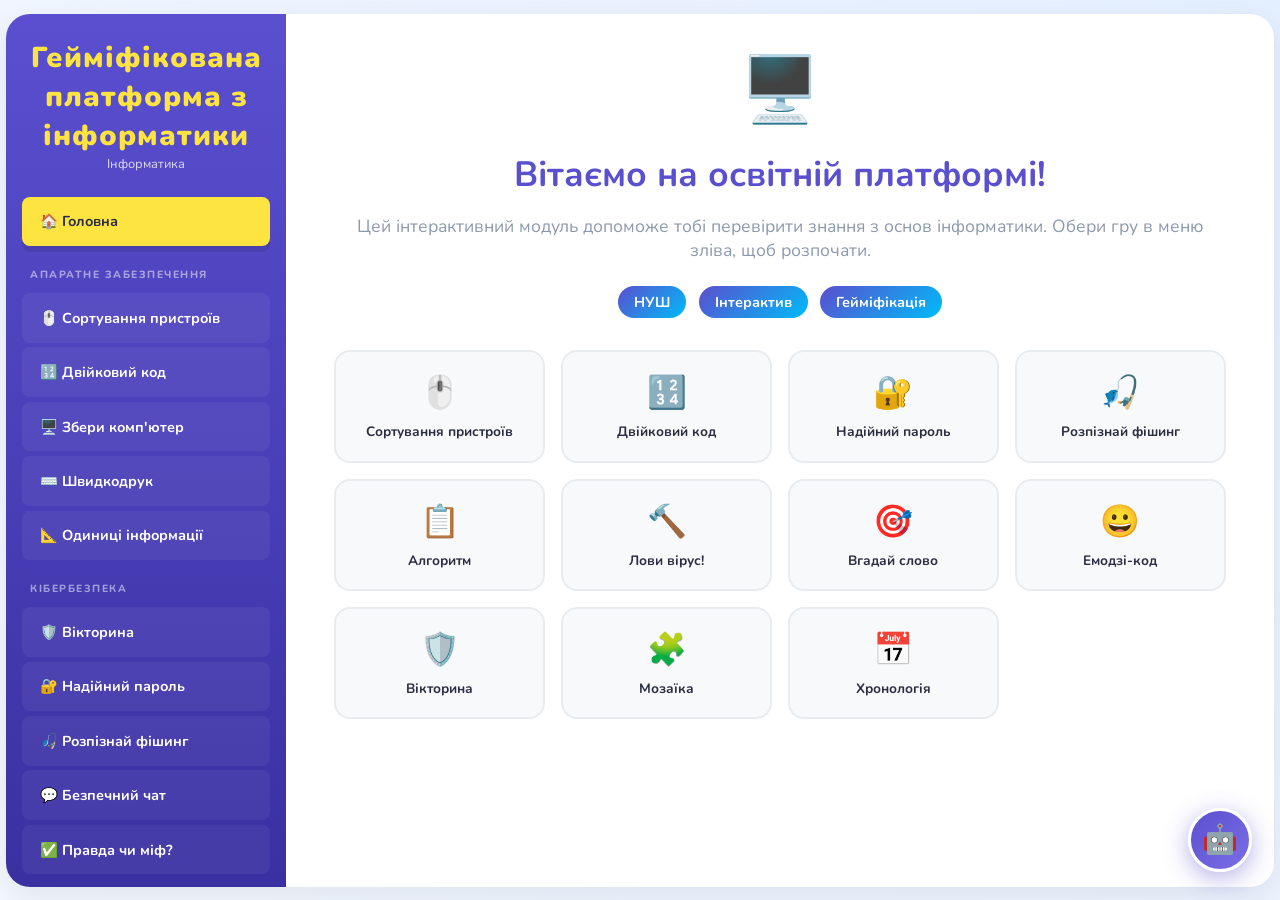
<file: game-platform/index.html>
<!-- Ігрова платформа створена Шумило Дариною -->
<!DOCTYPE html>
<html lang="uk">
<head>
    <meta charset="UTF-8">
    <meta name="viewport" content="width=device-width, initial-scale=1.0">
    <title>CyberEd — Інформатика НУШ</title>
    <link href="https://fonts.googleapis.com/css2?family=Nunito:wght@400;600;700;800;900&display=swap" rel="stylesheet">
    <link rel="stylesheet" href="style.css">
</head>
<body>
    <div class="app-wrapper">
        <aside class="sidebar">
            <div class="branding">
                <h2>Гейміфікована платформа з інформатики</h2>
                <p>Інформатика</p>
            </div>
            <nav class="navigation-menu">
                <button class="nav-btn active" data-target="home-screen">🏠 Головна</button>
                <div class="nav-category">Апаратне забезпечення</div>
                <button class="nav-btn" data-target="game-drag-drop">🖱️ Сортування пристроїв</button>
                <button class="nav-btn" data-target="game-binary">🔢 Двійковий код</button>
                <button class="nav-btn" data-target="game-pc-builder">🖥️ Збери комп'ютер</button>
                <button class="nav-btn" data-target="game-speed-typer">⌨️ Швидкодрук</button>
                <button class="nav-btn" data-target="game-units">📐 Одиниці інформації</button>
                <div class="nav-category">Кібербезпека</div>
                <button class="nav-btn" data-target="game-quiz">🛡️ Вікторина</button>
                <button class="nav-btn" data-target="game-password">🔐 Надійний пароль</button>
                <button class="nav-btn" data-target="game-phishing">🎣 Розпізнай фішинг</button>
                <button class="nav-btn" data-target="game-safe-chat">💬 Безпечний чат</button>
                <button class="nav-btn" data-target="game-true-false">✅ Правда чи міф?</button>
                <div class="nav-category">Алгоритми та мережі</div>
                <button class="nav-btn" data-target="game-memory">🧩 Інформаційна мозаїка</button>
                <button class="nav-btn" data-target="game-algorithm">📋 Алгоритм кроків</button>
                <button class="nav-btn" data-target="game-flowchart">🔀 Блок-схема</button>
                <button class="nav-btn" data-target="game-network">🌐 Топологія мережі</button>
                <div class="nav-category">Різне</div>
                <button class="nav-btn" data-target="game-anagram">🔤 Анаграма</button>
                <button class="nav-btn" data-target="game-guess-image">🖼️ Вгадай по картинці</button>
                <button class="nav-btn" data-target="game-timeline">📅 Хронологія</button>
                <button class="nav-btn" data-target="game-hangman">🎯 Вгадай слово</button>
                <button class="nav-btn" data-target="game-emoji-decode">😀 Емодзі-код</button>
                <button class="nav-btn" data-target="game-whack">🔨 Лови вірус!</button>
                <div class="nav-category">Нові ігри — Апаратне</div>
                <button class="nav-btn" data-target="game-match-terms">🔗 З'єднай терміни</button>
                <button class="nav-btn" data-target="game-hex-color">🎨 HEX-кольори</button>
                <button class="nav-btn" data-target="game-storage-sort">🗂️ Типи пам'яті</button>
                <button class="nav-btn" data-target="game-shortcuts">⌨️ Гарячі клавіші</button>
                <button class="nav-btn" data-target="game-ports">🔌 Роз'єми та порти</button>
                <div class="nav-category">Нові ігри — Безпека</div>
                <button class="nav-btn" data-target="game-threat-sort">⚠️ Сортуй загрози</button>
                <button class="nav-btn" data-target="game-privacy-quiz">🕵️ Приватність онлайн</button>
                <button class="nav-btn" data-target="game-fix-password">🛠️ Виправ пароль</button>
                <div class="nav-category">Нові ігри — Алгоритми</div>
                <button class="nav-btn" data-target="game-debug">🐛 Знайди помилку</button>
                <button class="nav-btn" data-target="game-sort-visual">📊 Алгоритм сортування</button>
                <button class="nav-btn" data-target="game-logic-gates">⚡ Логічні вентилі</button>
                <button class="nav-btn" data-target="game-variables">📦 Типи змінних</button>
                <div class="nav-category">Нові ігри — Різне</div>
                <button class="nav-btn" data-target="game-internet-abc">🌍 Інтернет-абетка</button>
                <button class="nav-btn" data-target="game-decode-message">🔓 Розшифруй послання</button>
                <button class="nav-btn" data-target="game-pixel-art">🖌️ Піксель-арт</button>
            </nav>
        </aside>

        <main class="content-area">

            <!-- ГОЛОВНА -->
            <section id="home-screen" class="game-section active">
                <div class="hero-banner">
                    <div class="hero-icon">🖥️</div>
                    <h1>Вітаємо на освітній платформі!</h1>
                    <p>Цей інтерактивний модуль допоможе тобі перевірити знання з основ інформатики. Обери гру в меню зліва, щоб розпочати.</p>
                    <div class="tags-container">
                        <span class="tech-tag">НУШ</span>
                        <span class="tech-tag">Інтерактив</span>
                        <span class="tech-tag">Гейміфікація</span>
                    </div>
                    <div class="home-grid">
                        <div class="home-card" onclick="navigateTo('game-drag-drop')">🖱️<span>Сортування пристроїв</span></div>
                        <div class="home-card" onclick="navigateTo('game-binary')">🔢<span>Двійковий код</span></div>
                        <div class="home-card" onclick="navigateTo('game-password')">🔐<span>Надійний пароль</span></div>
                        <div class="home-card" onclick="navigateTo('game-phishing')">🎣<span>Розпізнай фішинг</span></div>
                        <div class="home-card" onclick="navigateTo('game-algorithm')">📋<span>Алгоритм</span></div>
                        <div class="home-card" onclick="navigateTo('game-whack')">🔨<span>Лови вірус!</span></div>
                        <div class="home-card" onclick="navigateTo('game-hangman')">🎯<span>Вгадай слово</span></div>
                        <div class="home-card" onclick="navigateTo('game-emoji-decode')">😀<span>Емодзі-код</span></div>
                        <div class="home-card" onclick="navigateTo('game-quiz')">🛡️<span>Вікторина</span></div>
                        <div class="home-card" onclick="navigateTo('game-memory')">🧩<span>Мозаїка</span></div>
                        <div class="home-card" onclick="navigateTo('game-timeline')">📅<span>Хронологія</span></div>
                    </div>
                </div>
            </section>

            <!-- ГРА 1: Drag and Drop -->
            <section id="game-drag-drop" class="game-section">
                <header class="section-header">
                    <h2>🖱️ Сортування пристроїв</h2>
                    <p>Перетягни пристрій у відповідну категорію: введення чи виведення даних.</p>
                </header>
                <div class="drag-workspace">
                    <div class="draggable-items-pool" id="items-pool"></div>
                    <div class="drop-zones-container">
                        <div class="drop-zone" id="input-devices" data-category="input">
                            <h3>📥 Пристрої введення</h3>
                            <div class="drop-target-area"></div>
                        </div>
                        <div class="drop-zone" id="output-devices" data-category="output">
                            <h3>📤 Пристрої виведення</h3>
                            <div class="drop-target-area"></div>
                        </div>
                    </div>
                </div>
                <button id="btn-restart-drag" class="primary-btn">🔄 Почати спочатку</button>
            </section>

            <!-- ГРА 2: Вікторина -->
            <section id="game-quiz" class="game-section">
                <header class="section-header">
                    <h2>🛡️ Кібербезпека та мережевий етикет</h2>
                    <p>Прочитай запитання та обери єдиний правильний варіант відповіді.</p>
                </header>
                <div class="quiz-wrapper">
                    <div class="quiz-progress-bar"><div id="quiz-progress-fill"></div></div>
                    <div id="quiz-question-text" class="question-display"></div>
                    <div id="quiz-options-container" class="options-layout"></div>
                    <footer class="quiz-status-bar">
                        <span id="quiz-score-display">Правильних відповідей: 0 / 4</span>
                        <button id="btn-next-question" class="primary-btn hidden">Наступне →</button>
                    </footer>
                </div>
            </section>

            <!-- ГРА 3: Memory -->
            <section id="game-memory" class="game-section">
                <header class="section-header">
                    <h2>🧩 Інформаційна мозаїка</h2>
                    <p>Знайди логічну пару: поєднай технічний термін із його правильним визначенням.</p>
                </header>
                <div class="memory-grid" id="memory-game-board"></div>
                <footer class="memory-status-bar">
                    <span id="memory-moves-display">Кількість спроб: 0</span>
                    <button id="btn-restart-memory" class="primary-btn">🔀 Перемішати картки</button>
                </footer>
            </section>

            <!-- ГРА 4: Двійковий код -->
            <section id="game-binary" class="game-section">
                <header class="section-header">
                    <h2>🔢 Двійковий код</h2>
                    <p>Переведи число у двійкову систему! Клікай на біти щоб вмикати/вимикати їх.</p>
                </header>
                <div class="binary-game-wrapper">
                    <div class="binary-target-display">
                        Перетвори число <span id="binary-target-num" class="binary-target-value">0</span> у двійковий код:
                    </div>
                    <div class="binary-bits-row" id="binary-bits-row"></div>
                    <div class="binary-current-display">
                        Твоє число: <span id="binary-current-val">0</span>
                    </div>
                    <div id="binary-feedback" class="binary-feedback hidden"></div>
                    <div class="binary-score-row">
                        <span id="binary-score">Рахунок: 0 / 0</span>
                        <button id="btn-check-binary" class="primary-btn">✔ Перевірити</button>
                        <button id="btn-next-binary" class="primary-btn hidden">Наступне →</button>
                    </div>
                </div>
            </section>

            <!-- ГРА 5: Збери ПК -->
            <section id="game-pc-builder" class="game-section">
                <header class="section-header">
                    <h2>🖥️ Збери комп'ютер</h2>
                    <p>Перетягни компоненти у правильні слоти системного блоку.</p>
                </header>
                <div class="pc-builder-wrapper">
                    <div class="pc-parts-pool" id="pc-parts-pool"></div>
                    <div class="pc-case">
                        <div class="pc-case-title">🖥️ Системний блок</div>
                        <div class="pc-slots" id="pc-slots"></div>
                    </div>
                </div>
                <div id="pc-feedback" class="pc-feedback"></div>
                <button id="btn-restart-pc" class="primary-btn">🔄 Скинути</button>
            </section>

            <!-- ГРА 6: Швидкодрук -->
            <section id="game-speed-typer" class="game-section">
                <header class="section-header">
                    <h2>⌨️ Швидкодрук</h2>
                    <p>Набери текст якнайшвидше! Тренуй навички клавіатурного введення.</p>
                </header>
                <div class="typer-wrapper">
                    <div class="typer-stats-row">
                        <div class="typer-stat"><div class="typer-stat-val" id="typer-wpm">0</div><div class="typer-stat-label">слів/хв</div></div>
                        <div class="typer-stat"><div class="typer-stat-val" id="typer-acc">100%</div><div class="typer-stat-label">точність</div></div>
                        <div class="typer-stat"><div class="typer-stat-val" id="typer-time">60</div><div class="typer-stat-label">секунд</div></div>
                    </div>
                    <div id="typer-text-display" class="typer-text-display"></div>
                    <input type="text" id="typer-input" class="typer-input" placeholder="Почни набирати тут..." autocomplete="off" spellcheck="false">
                    <button id="btn-start-typer" class="primary-btn">▶ Почати</button>
                </div>
            </section>

            <!-- ГРА 7: Одиниці інформації -->
            <section id="game-units" class="game-section">
                <header class="section-header">
                    <h2>📐 Одиниці інформації</h2>
                    <p>Вибери правильну відповідь для кожного питання про байти та біти.</p>
                </header>
                <div class="units-wrapper">
                    <div id="units-question" class="question-display"></div>
                    <div id="units-options" class="options-layout"></div>
                    <div class="units-score-row">
                        <span id="units-score">0 / 0</span>
                        <button id="btn-next-units" class="primary-btn hidden">Далі →</button>
                    </div>
                </div>
            </section>

            <!-- ГРА 8: Надійний пароль -->
            <section id="game-password" class="game-section">
                <header class="section-header">
                    <h2>🔐 Надійний пароль</h2>
                    <p>Перевір наскільки надійний пароль і навчись створювати безпечні паролі!</p>
                </header>
                <div class="password-wrapper">
                    <div class="password-input-row">
                        <input type="password" id="password-input" class="password-field" placeholder="Введи пароль для перевірки..." autocomplete="off">
                        <button id="btn-toggle-pass" class="icon-btn">👁️</button>
                    </div>
                    <div class="password-strength-bar"><div id="pass-strength-fill"></div></div>
                    <div id="pass-strength-label" class="pass-strength-label">Введи пароль</div>
                    <div class="password-criteria">
                        <div class="criteria-item" id="crit-length">❌ Мінімум 8 символів</div>
                        <div class="criteria-item" id="crit-upper">❌ Велика літера (A-Z)</div>
                        <div class="criteria-item" id="crit-lower">❌ Мала літера (a-z)</div>
                        <div class="criteria-item" id="crit-digit">❌ Цифра (0-9)</div>
                        <div class="criteria-item" id="crit-special">❌ Спецсимвол (!@#$...)</div>
                    </div>
                    <button id="btn-gen-pass" class="primary-btn">✨ Згенерувати надійний пароль</button>
                    <div id="gen-pass-display" class="gen-pass-display hidden"></div>
                </div>
            </section>

            <!-- ГРА 9: Розпізнай фішинг -->
            <section id="game-phishing" class="game-section">
                <header class="section-header">
                    <h2>🎣 Розпізнай фішинг</h2>
                    <p>Перед тобою листи та повідомлення. Визнач — це безпечно чи фішинг?</p>
                </header>
                <div class="phishing-wrapper">
                    <div class="phishing-email-card" id="phishing-card">
                        <div class="email-header-ui">
                            <div class="email-from" id="phishing-from"></div>
                            <div class="email-subject" id="phishing-subject"></div>
                        </div>
                        <div class="email-body" id="phishing-body"></div>
                    </div>
                    <div class="phishing-buttons">
                        <button class="phishing-btn safe-btn" id="btn-safe">✅ Безпечно</button>
                        <button class="phishing-btn danger-btn" id="btn-phishing-pick">🎣 Фішинг!</button>
                    </div>
                    <div id="phishing-explanation" class="phishing-explanation hidden"></div>
                    <div class="phishing-score-row">
                        <span id="phishing-score">Рахунок: 0 / 0</span>
                        <button id="btn-next-phishing" class="primary-btn hidden">Наступне →</button>
                    </div>
                </div>
            </section>

            <!-- ГРА 10: Безпечний чат -->
            <section id="game-safe-chat" class="game-section">
                <header class="section-header">
                    <h2>💬 Безпечний чат</h2>
                    <p>Незнайомець пише тобі в чаті. Обери правильну відповідь!</p>
                </header>
                <div class="chat-wrapper">
                    <div class="chat-window" id="chat-window"></div>
                    <div id="chat-options" class="chat-options"></div>
                    <div id="chat-feedback" class="chat-feedback hidden"></div>
                    <div class="chat-score-row">
                        <span id="chat-score">Рахунок: 0 / 0</span>
                        <button id="btn-next-chat" class="primary-btn hidden">Далі →</button>
                    </div>
                </div>
            </section>

            <!-- ГРА 11: Правда чи міф -->
            <section id="game-true-false" class="game-section">
                <header class="section-header">
                    <h2>✅ Правда чи міф?</h2>
                    <p>Визнач — це правдиве твердження чи міф про інформатику та інтернет?</p>
                </header>
                <div class="tf-wrapper">
                    <div id="tf-card" class="tf-card">
                        <div id="tf-statement" class="tf-statement"></div>
                    </div>
                    <div class="tf-buttons">
                        <button class="tf-btn truth-btn" id="btn-truth">✅ Правда</button>
                        <button class="tf-btn myth-btn" id="btn-myth">❌ Міф</button>
                    </div>
                    <div id="tf-explanation" class="tf-explanation hidden"></div>
                    <div class="tf-score-row">
                        <span id="tf-score">0 / 0</span>
                        <button id="btn-next-tf" class="primary-btn hidden">Далі →</button>
                    </div>
                </div>
            </section>

            <!-- ГРА 12: Алгоритм кроків -->
            <section id="game-algorithm" class="game-section">
                <header class="section-header">
                    <h2>📋 Алгоритм кроків</h2>
                    <p>Розстав кроки алгоритму у правильному порядку перетягуванням.</p>
                </header>
                <div class="algo-wrapper">
                    <div id="algo-task" class="algo-task"></div>
                    <div id="algo-steps-list" class="algo-steps-list"></div>
                    <div id="algo-feedback" class="algo-feedback hidden"></div>
                    <div class="algo-btn-row">
                        <button id="btn-check-algo" class="primary-btn">🔍 Перевірити</button>
                        <button id="btn-next-algo" class="primary-btn hidden">Далі →</button>
                    </div>
                    <span id="algo-score">Рахунок: 0 / 0</span>
                </div>
            </section>

            <!-- ГРА 13: Блок-схема -->
            <section id="game-flowchart" class="game-section">
                <header class="section-header">
                    <h2>🔀 Блок-схема</h2>
                    <p>Вибери правильну назву для кожного символу блок-схеми.</p>
                </header>
                <div class="flowchart-wrapper">
                    <div id="flowchart-shape-display" class="flowchart-shape-display"></div>
                    <div id="flowchart-options" class="options-layout" style="max-width:600px;margin:0 auto;"></div>
                    <div class="flowchart-score-row">
                        <span id="flowchart-score">0 / 0</span>
                        <button id="btn-next-flowchart" class="primary-btn hidden">Далі →</button>
                    </div>
                </div>
            </section>

            <!-- ГРА 14: Топологія мережі -->
            <section id="game-network" class="game-section">
                <header class="section-header">
                    <h2>🌐 Топологія мережі</h2>
                    <p>Вгадай тип мережевої топології за малюнком.</p>
                </header>
                <div class="network-wrapper">
                    <canvas id="network-canvas" class="network-canvas" width="500" height="280"></canvas>
                    <div id="network-options" class="options-layout" style="max-width:500px;margin:1rem auto;"></div>
                    <div class="network-score-row">
                        <span id="network-score">0 / 0</span>
                        <button id="btn-next-network" class="primary-btn hidden">Далі →</button>
                    </div>
                </div>
            </section>
            <!-- ГРА 17: Анаграма -->
            <section id="game-anagram" class="game-section">
                <header class="section-header">
                    <h2>🔤 Анаграма</h2>
                    <p>Переставте літери щоб утворити правильний термін з інформатики!</p>
                </header>
                <div class="anagram-wrapper">
                    <div id="anagram-hint" class="anagram-hint"></div>
                    <div id="anagram-scrambled" class="anagram-scrambled"></div>
                    <input type="text" id="anagram-input" class="anagram-input" placeholder="Твоя відповідь..." autocomplete="off">
                    <div id="anagram-feedback" class="anagram-feedback hidden"></div>
                    <div class="anagram-btn-row">
                        <button id="btn-check-anagram" class="primary-btn">✔ Перевірити</button>
                        <button id="btn-hint-anagram" class="secondary-btn">💡 Підказка</button>
                        <button id="btn-next-anagram" class="primary-btn hidden">Далі →</button>
                    </div>
                    <span id="anagram-score">Рахунок: 0 / 0</span>
                </div>
            </section>

            <!-- ГРА 18: Вгадай по картинці -->
            <section id="game-guess-image" class="game-section">
                <header class="section-header">
                    <h2>🖼️ Вгадай по картинці</h2>
                    <p>Що зображено? Вибери правильну відповідь!</p>
                </header>
                <div class="guess-image-wrapper">
                    <div id="guess-image-display" class="guess-image-display"></div>
                    <div id="guess-image-options" class="options-layout" style="max-width:600px;margin:1rem auto;"></div>
                    <div id="guess-image-feedback" class="guess-image-feedback hidden"></div>
                    <div class="guess-image-score-row">
                        <span id="guess-image-score">0 / 0</span>
                        <button id="btn-next-guess" class="primary-btn hidden">Далі →</button>
                    </div>
                </div>
            </section>

            <!-- ГРА 19: Хронологія -->
            <section id="game-timeline" class="game-section">
                <header class="section-header">
                    <h2>📅 Хронологія технологій</h2>
                    <p>Розстав технологічні винаходи у хронологічному порядку перетягуванням.</p>
                </header>
                <div class="timeline-wrapper">
                    <p class="timeline-instruction">Перетягни картки у правильний порядок (від найстарішого до найновішого):</p>
                    <div id="timeline-slots" class="timeline-slots"></div>
                    <div id="timeline-feedback" class="timeline-feedback hidden"></div>
                    <div class="timeline-btn-row">
                        <button id="btn-check-timeline" class="primary-btn">🔍 Перевірити</button>
                        <button id="btn-next-timeline" class="primary-btn hidden">Далі →</button>
                    </div>
                    <span id="timeline-score">0 / 0</span>
                </div>
            </section>

            <!-- ГРА 20: Вгадай слово (Hangman) -->
            <section id="game-hangman" class="game-section">
                <header class="section-header">
                    <h2>🎯 Вгадай слово</h2>
                    <p>Вгадай термін з інформатики, натискаючи літери. Маєш 6 спроб!</p>
                </header>
                <div class="hangman-wrapper">
                    <div class="hangman-layout">
                       
                        <div class="hangman-right">
                            <div id="hangman-hint" class="hangman-hint"></div>
                            <div id="hangman-word-display" class="hangman-word-display"></div>
                            <div class="hangman-wrong-label">Невірні літери:</div>
                            <div id="hangman-wrong-letters" class="hangman-wrong-letters"></div>
                            <div id="hangman-keyboard" class="hangman-keyboard"></div>
                            <div id="hangman-status" class="hangman-status hidden"></div>
                            <button id="btn-next-hangman" class="primary-btn hidden">🔄 Нове слово</button>
                        </div>
                    </div>
                </div>
            </section>

            <!-- ГРА 21: Емодзі-код -->
            <section id="game-emoji-decode" class="game-section">
                <header class="section-header">
                    <h2>😀 Емодзі-код</h2>
                    <p>Кожне емодзі — це підказка. Вгадай термін з інформатики!</p>
                </header>
                <div class="emoji-wrapper">
                    <div id="emoji-display" class="emoji-display"></div>
                    <div id="emoji-options" class="options-layout" style="max-width:600px;margin:0 auto;"></div>
                    <div id="emoji-feedback" class="emoji-feedback hidden"></div>
                    <div class="emoji-score-row">
                        <span id="emoji-score">0 / 0</span>
                        <button id="btn-next-emoji" class="primary-btn hidden">Далі →</button>
                    </div>
                </div>
            </section>

            <!-- ГРА 22: Whack-a-Virus -->
            <section id="game-whack" class="game-section">
                <header class="section-header">
                    <h2>🔨 Лови вірус!</h2>
                    <p>Натискай на віруси якнайшвидше, але не чіпай корисні програми!</p>
                </header>
                <div class="whack-wrapper">
                    <div class="whack-stats">
                        <span>⏱ Час: <strong id="whack-time">30</strong>с</span>
                        <span>🎯 Рахунок: <strong id="whack-score">0</strong></span>
                        <span>❌ Промахи: <strong id="whack-misses">0</strong></span>
                    </div>
                    <div class="whack-grid" id="whack-grid"></div>
                    <button id="btn-start-whack" class="primary-btn">▶ Почати гру</button>
                    <div id="whack-result" class="whack-result hidden"></div>
                </div>
            </section>

            <!-- ГРА 23: З'ЄДНАЙ ТЕРМІНИ -->
            <section id="game-match-terms" class="game-section">
                <header class="section-header">
                    <h2>🔗 З'єднай терміни</h2>
                    <p>Натисни на термін зліва, потім на відповідне визначення справа.</p>
                </header>
                <div class="match-wrapper">
                    <div class="match-layout">
                        <div class="match-col" id="match-left"></div>
                        <div class="match-col" id="match-right"></div>
                    </div>
                    <div id="match-feedback" class="match-feedback hidden"></div>
                    <div class="match-score-row">
                        <span id="match-score">0 / 0</span>
                        <button id="btn-restart-match" class="primary-btn">🔄 Нова гра</button>
                    </div>
                </div>
            </section>

            <!-- ГРА 24: HEX-КОЛЬОРИ -->
            <section id="game-hex-color" class="game-section">
                <header class="section-header">
                    <h2>🎨 HEX-кольори</h2>
                    <p>Визнач HEX-код за кольором або колір за HEX-кодом!</p>
                </header>
                <div class="hex-wrapper">
                    <div id="hex-color-box" class="hex-color-box"></div>
                    <div id="hex-question" class="question-display"></div>
                    <div id="hex-options" class="options-layout" style="max-width:600px;margin:0 auto;"></div>
                    <div id="hex-feedback" class="hex-feedback hidden"></div>
                    <div class="hex-score-row">
                        <span id="hex-score">0 / 0</span>
                        <button id="btn-next-hex" class="primary-btn hidden">Далі →</button>
                    </div>
                </div>
            </section>

            <!-- ГРА 25: ТИПИ ПАМ'ЯТІ -->
            <section id="game-storage-sort" class="game-section">
                <header class="section-header">
                    <h2>🗂️ Типи пам'яті</h2>
                    <p>Перетягни пристрій у правильну категорію пам'яті.</p>
                </header>
                <div class="storage-wrapper">
                    <div class="storage-pool" id="storage-pool"></div>
                    <div class="storage-zones" id="storage-zones"></div>
                </div>
                <button id="btn-restart-storage" class="primary-btn">🔄 Спочатку</button>
            </section>

            <!-- ГРА 26: ГАРЯЧІ КЛАВІШІ -->
            <section id="game-shortcuts" class="game-section">
                <header class="section-header">
                    <h2>⌨️ Гарячі клавіші</h2>
                    <p>Яку дію виконує ця комбінація клавіш?</p>
                </header>
                <div class="shortcuts-wrapper">
                    <div id="shortcut-display" class="shortcut-display"></div>
                    <div id="shortcut-options" class="options-layout" style="max-width:600px;margin:0 auto;"></div>
                    <div id="shortcut-feedback" class="shortcut-feedback hidden"></div>
                    <div class="shortcut-score-row">
                        <span id="shortcut-score">0 / 0</span>
                        <button id="btn-next-shortcut" class="primary-btn hidden">Далі →</button>
                    </div>
                </div>
            </section>

            <!-- ГРА 27: РОЗ'ЄМИ ТА ПОРТИ -->
            <section id="game-ports" class="game-section">
                <header class="section-header">
                    <h2>🔌 Роз'єми та порти</h2>
                    <p>Визнач тип роз'єму за описом або малюнком.</p>
                </header>
                <div class="ports-wrapper">
                    <div id="ports-image" class="ports-image"></div>
                    <div id="ports-question" class="question-display"></div>
                    <div id="ports-options" class="options-layout" style="max-width:600px;margin:0 auto;"></div>
                    <div id="ports-feedback" class="ports-feedback hidden"></div>
                    <div class="ports-score-row">
                        <span id="ports-score">0 / 0</span>
                        <button id="btn-next-ports" class="primary-btn hidden">Далі →</button>
                    </div>
                </div>
            </section>

            <!-- ГРА 28: СОРТУЙ ЗАГРОЗИ -->
            <section id="game-threat-sort" class="game-section">
                <header class="section-header">
                    <h2>⚠️ Сортуй загрози</h2>
                    <p>Перетягни кожну загрозу у правильну категорію кібератак.</p>
                </header>
                <div class="threat-workspace">
                    <div class="threat-pool" id="threat-pool"></div>
                    <div class="threat-zones" id="threat-zones"></div>
                </div>
                <button id="btn-restart-threat" class="primary-btn">🔄 Спочатку</button>
            </section>

            <!-- ГРА 29: ПРИВАТНІСТЬ ОНЛАЙН -->
            <section id="game-privacy-quiz" class="game-section">
                <header class="section-header">
                    <h2>🕵️ Приватність онлайн</h2>
                    <p>Що можна безпечно публікувати в інтернеті?</p>
                </header>
                <div class="privacy-wrapper">
                    <div id="privacy-item" class="privacy-item-card"></div>
                    <div class="privacy-buttons">
                        <button class="privacy-btn safe-pub" id="btn-pub-safe">✅ Можна публікувати</button>
                        <button class="privacy-btn danger-pub" id="btn-pub-danger">🚫 Не варто публікувати</button>
                    </div>
                    <div id="privacy-explanation" class="privacy-explanation hidden"></div>
                    <div class="privacy-score-row">
                        <span id="privacy-score">0 / 0</span>
                        <button id="btn-next-privacy" class="primary-btn hidden">Далі →</button>
                    </div>
                </div>
            </section>

            <!-- ГРА 30: ВИПРАВ ПАРОЛЬ -->
            <section id="game-fix-password" class="game-section">
                <header class="section-header">
                    <h2>🛠️ Виправ пароль</h2>
                    <p>Обери варіант, який зробить пароль надійнішим.</p>
                </header>
                <div class="fix-pass-wrapper">
                    <div id="fix-pass-question" class="fix-pass-question"></div>
                    <div id="fix-pass-options" class="options-layout" style="max-width:600px;margin:0 auto;"></div>
                    <div id="fix-pass-feedback" class="fix-pass-feedback hidden"></div>
                    <div class="fix-pass-score-row">
                        <span id="fix-pass-score">0 / 0</span>
                        <button id="btn-next-fix-pass" class="primary-btn hidden">Далі →</button>
                    </div>
                </div>
            </section>

            <!-- ГРА 31: ЗНАЙДИ ПОМИЛКУ -->
            <section id="game-debug" class="game-section">
                <header class="section-header">
                    <h2>🐛 Знайди помилку</h2>
                    <p>У коді є помилка. Знайди рядок, де вона знаходиться!</p>
                </header>
                <div class="debug-wrapper">
                    <div id="debug-task" class="debug-task"></div>
                    <div id="debug-code" class="debug-code"></div>
                    <div id="debug-feedback" class="debug-feedback hidden"></div>
                    <div class="debug-score-row">
                        <span id="debug-score">0 / 0</span>
                        <button id="btn-next-debug" class="primary-btn hidden">Далі →</button>
                    </div>
                </div>
            </section>

            <!-- ГРА 32: АЛГОРИТМ СОРТУВАННЯ -->
            <section id="game-sort-visual" class="game-section">
                <header class="section-header">
                    <h2>📊 Алгоритм сортування</h2>
                    <p>Обери правильний наступний крок алгоритму бульбашкового сортування.</p>
                </header>
                <div class="sortvis-wrapper">
                    <div id="sortvis-array" class="sortvis-array"></div>
                    <div id="sortvis-question" class="question-display"></div>
                    <div id="sortvis-options" class="options-layout" style="max-width:600px;margin:0 auto;"></div>
                    <div id="sortvis-feedback" class="sortvis-feedback hidden"></div>
                    <div class="sortvis-score-row">
                        <span id="sortvis-score">0 / 0</span>
                        <button id="btn-next-sortvis" class="primary-btn hidden">Далі →</button>
                    </div>
                </div>
            </section>

            <!-- ГРА 33: ЛОГІЧНІ ВЕНТИЛІ -->
            <section id="game-logic-gates" class="game-section">
                <header class="section-header">
                    <h2>⚡ Логічні вентилі</h2>
                    <p>Визнач результат логічної операції для вказаних вхідних значень.</p>
                </header>
                <div class="logic-wrapper">
                    <div id="logic-gate-display" class="logic-gate-display"></div>
                    <div id="logic-question" class="question-display"></div>
                    <div id="logic-options" class="options-layout" style="max-width:400px;margin:0 auto;"></div>
                    <div id="logic-feedback" class="logic-feedback hidden"></div>
                    <div class="logic-score-row">
                        <span id="logic-score">0 / 0</span>
                        <button id="btn-next-logic" class="primary-btn hidden">Далі →</button>
                    </div>
                </div>
            </section>

            <!-- ГРА 34: ТИПИ ЗМІННИХ -->
            <section id="game-variables" class="game-section">
                <header class="section-header">
                    <h2>📦 Типи змінних</h2>
                    <p>Визнач тип даних для кожного значення змінної.</p>
                </header>
                <div class="vars-wrapper">
                    <div id="vars-code" class="vars-code"></div>
                    <div id="vars-options" class="options-layout" style="max-width:600px;margin:0 auto;"></div>
                    <div id="vars-feedback" class="vars-feedback hidden"></div>
                    <div class="vars-score-row">
                        <span id="vars-score">0 / 0</span>
                        <button id="btn-next-vars" class="primary-btn hidden">Далі →</button>
                    </div>
                </div>
            </section>

            <!-- ГРА 35: ІНТЕРНЕТ-АБЕТКА -->
            <section id="game-internet-abc" class="game-section">
                <header class="section-header">
                    <h2>🌍 Інтернет-абетка</h2>
                    <p>Розшифруй абревіатуру зі світу інтернету!</p>
                </header>
                <div class="iabc-wrapper">
                    <div id="iabc-abbr" class="iabc-abbr"></div>
                    <div id="iabc-options" class="options-layout" style="max-width:600px;margin:0 auto;"></div>
                    <div id="iabc-feedback" class="iabc-feedback hidden"></div>
                    <div class="iabc-score-row">
                        <span id="iabc-score">0 / 0</span>
                        <button id="btn-next-iabc" class="primary-btn hidden">Далі →</button>
                    </div>
                </div>
            </section>

            <!-- ГРА 36: РОЗШИФРУЙ ПОСЛАННЯ -->
            <section id="game-decode-message" class="game-section">
                <header class="section-header">
                    <h2>🔓 Розшифруй послання</h2>
                    <p>Шифр Цезаря: кожна літера алфавіта зсунута на кілька позицій. Розшифруй слово!</p>
                </header>
                <div class="decode-wrapper">
                    <div id="decode-cipher-hint" class="decode-cipher-hint"></div>
                    <div id="decode-encrypted" class="decode-encrypted"></div>
                    <input type="text" id="decode-input" class="decode-input" placeholder="Твоя відповідь..." autocomplete="off">
                    <div id="decode-feedback" class="decode-feedback hidden"></div>
                    <div class="decode-btn-row">
                        <button id="btn-check-decode" class="primary-btn">✔ Перевірити</button>
                        <button id="btn-hint-decode" class="secondary-btn">💡 Підказка</button>
                        <button id="btn-next-decode" class="primary-btn hidden">Далі →</button>
                    </div>
                    <span id="decode-score">0 / 0</span>
                </div>
            </section>

            <!-- ГРА 37: ПІКСЕЛЬ-АРТ -->
            <section id="game-pixel-art" class="game-section">
                <header class="section-header">
                    <h2>🖌️ Піксель-арт</h2>
                    <p>Розфарбуй пікселі відповідно до бінарного коду: 1 = чорний, 0 = білий.</p>
                </header>
                <div class="pixel-wrapper">
                    <div id="pixel-binary-code" class="pixel-binary-code"></div>
                    <div id="pixel-grid" class="pixel-grid"></div>
                    <div id="pixel-feedback" class="pixel-feedback hidden"></div>
                    <div class="pixel-btn-row">
                        <button id="btn-check-pixel" class="primary-btn">🔍 Перевірити</button>
                        <button id="btn-next-pixel" class="primary-btn hidden">Далі →</button>
                    </div>
                    <span id="pixel-score">0 / 0</span>
                </div>
            </section>

        </main>
    </div>
    <script src="script.js"></script>

    <!-- ===== ЧАТБОТ-ПОМІЧНИК ===== -->
    <div id="chatbot-bubble" title="Відкрити помічника">
        <span id="chatbot-bubble-icon">🤖</span>
        <span id="chatbot-unread-badge" class="hidden">1</span>
    </div>

    <div id="chatbot-window" class="chatbot-hidden">
        <div id="chatbot-header">
            <div class="chatbot-header-info">
                <span class="chatbot-avatar">🤖</span>
                <div>
                    <div class="chatbot-name">КіберПомічник</div>
                    <div class="chatbot-status">● Онлайн</div>
                </div>
            </div>
            <button id="chatbot-close-btn" title="Закрити">✕</button>
        </div>
        <div id="chatbot-messages"></div>
        <div id="chatbot-suggestions"></div>
        <div id="chatbot-input-area">
            <input type="text" id="chatbot-input" placeholder="Запитай мене про будь-яку гру…" autocomplete="off" maxlength="300" />
            <button id="chatbot-send-btn" title="Надіслати">➤</button>
        </div>
    </div>

    <script>
    // ===================================================
    // CHATBOT — КіберПомічник (локальна база знань)
    // ===================================================
    (function() {

        // ---- БАЗА ЗНАНЬ ----
        const KB = [
            // Привітання / загальне
            { keys: ['привіт','вітаю','добрий','хелло','hello','hi','hey'], answer: '👋 Привіт! Радий бачити тебе тут!\nЯ КіберПомічник — знаю всі ігри цієї платформи. Запитай мене про будь-яку гру або тему з інформатики! 🚀' },
            { keys: ['допоможи','допомога','help','що вмієш','що ти','як ти'], answer: '🤖 Я можу:\n• Пояснити правила будь-якої гри\n• Розповісти про теми інформатики\n• Дати підказку якщо застряг\n• Пояснити терміни\n\nПросто запитай — наприклад: "як грати у двійковий код?" або "що таке фішинг?"' },
            { keys: ['список','ігри','всі ігри','які ігри'], answer: '🎮 На платформі є 35 ігор:\n\n📦 Апаратне: Сортування пристроїв, Двійковий код, Збери комп\'ютер, Швидкодрук, Одиниці інформації, З\'єднай терміни, HEX-кольори, Типи пам\'яті, Гарячі клавіші, Роз\'єми та порти\n\n🛡️ Безпека: Вікторина, Надійний пароль, Фішинг, Безпечний чат, Правда чи міф, Загрози, Приватність, Виправ пароль\n\n📋 Алгоритми: Мозаїка, Алгоритм, Блок-схема, Топологія, Знайди помилку, Сортування, Логічні вентилі, Типи змінних\n\n🎲 Різне: Анаграма, Вгадай картинку, Хронологія, Вгадай слово, Емодзі-код, Лови вірус, Інтернет-абетка, Шифр Цезаря, Піксель-арт' },

            // ГРА: Сортування пристроїв
            { keys: ['сортування пристроїв','drag','перетягни','введення виведення','input output','клавіатура монітор'], answer: '🖱️ Гра "Сортування пристроїв"\n\nПеретягни кожен пристрій у правильну колонку:\n\n📥 Введення (дані йдуть У комп\'ютер):\nКлавіатура, Миша, Мікрофон, Сканер, Веб-камера, Графічний планшет\n\n📤 Виведення (дані виходять З комп\'ютера):\nМонітор, Принтер, Навушники, Проектор\n\n💡 Підказка: запитай себе — "цей пристрій передає інформацію людині чи отримує від людини?"' },

            // ГРА: Двійковий код
            { keys: ['двійков','бінар','binary','0 і 1','нулі та одиниці'], answer: '🔢 Гра "Двійковий код"\n\nПозиції в двійковому числі (8 біт):\n128 | 64 | 32 | 16 | 8 | 4 | 2 | 1\n\nПриклад: 13 = 8+4+1 → 00001101\n\n💡 Алгоритм:\n1. Чи число ≥ 128? Якщо так — ставиш 1, віднімаєш 128\n2. Чи залишок ≥ 64? І так далі…\n\nСпробуй: яке двійкове число у 10? (відповідь: 00001010)' },

            // ГРА: Збери комп'ютер
            { keys: ['збери комп','збери пк','комп\'ютер збери','компоненти пк','материнська плата'], answer: '🖥️ Гра "Збери комп\'ютер"\n\nОбов\'язкові компоненти ПК:\n• 🧠 Процесор (CPU) — "мозок" комп\'ютера\n• 📋 Материнська плата — з\'єднує всі компоненти\n• 💾 ОЗП/RAM — оперативна пам\'ять\n• 💿 Накопичувач (SSD або HDD) — зберігає дані\n• ⚡ Блок живлення — подає струм\n• 📦 Корпус — захищає все всередині\n• 🎮 Відеокарта — виводить зображення\n\n💡 Підказка: без процесора і материнської плати ніщо не запрацює!' },

            // ГРА: Одиниці інформації
            { keys: ['одиниці інформації','байт','кілобайт','мегабайт','гігабайт','біт перевод','перевести байт'], answer: '📐 Одиниці інформації:\n\n1 байт = 8 біт\n1 Кілобайт (Кб) = 1024 байт\n1 Мегабайт (Мб) = 1024 Кб\n1 Гігабайт (Гб) = 1024 Мб\n1 Терабайт (Тб) = 1024 Гб\n\n💡 Запам\'ятай: завжди множиш або ділиш на 1024!\nПриклад: 2 Кб = 2 × 1024 = 2048 байт' },

            // ГРА: Швидкодрук
            { keys: ['швидкодрук','друк','typing','клавіатура швидк','слова набирай'], answer: '⌨️ Гра "Швидкодрук"\n\nТвоє завдання — якомога швидше та точніше набирати слова що з\'являються на екрані.\n\n💡 Поради:\n• Не дивись на клавіатуру — тренуй сліпий друк\n• Пальці тримай на "домашньому ряді": ФІВАПРОЛД\n• Спочатку точність, потім швидкість\n• Регулярна практика — ключ до успіху! 🎯' },

            // ГРА: Вікторина кібербезпека
            { keys: ['вікторина','quiz','кібербезпека питання','запитання безпека'], answer: '🛡️ Гра "Вікторина"\n\nЗапитання про кібербезпеку — обери єдину правильну відповідь.\n\n💡 Головні правила кібербезпеки:\n• Ніколи не давай паролі нікому\n• Підозрілі листи — не відкривай посилання\n• Надійний пароль: мін. 8 символів, великі+малі літери + цифри + символи\n• При булінгу — роби скріншот і повідомляй дорослим\n• Двофакторна автентифікація — завжди увімкни!' },

            // ГРА: Надійний пароль
            { keys: ['пароль','надійний пароль','password','виправ пароль'], answer: '🔐 Надійний пароль повинен мати:\n\n✅ Мінімум 8 символів (краще 12+)\n✅ Великі літери (A, B, C...)\n✅ Малі літери (a, b, c...)\n✅ Цифри (0-9)\n✅ Спеціальні символи (!@#$%)\n\n❌ Слабкі паролі: "12345", "qwerty", своє ім\'я, дата народження\n\n💡 Лайфхак: вигадай фразу і візьми перші літери!\n"Я люблю їсти піцу щоп\'ятниці!" → YlyiPSh!1' },

            // ГРА: Фішинг
            { keys: ['фішинг','phishing','розпізнай','підозрілий лист','шахрайство'], answer: '🎣 Гра "Розпізнай фішинг"\n\nЯк розпізнати фішинг?\n\n🚨 Ознаки небезпеки:\n• Вимагають пароль або особисті дані\n• Підозріле посилання (не збігається з реальним сайтом)\n• Незнайомий відправник\n• "Терміново!", "Ваш акаунт заблоковано!"\n• Граматичні помилки\n\n✅ Що робити:\n• НЕ клікати на посилання\n• НЕ вводити дані\n• Повідомити дорослим або в службу підтримки\n\n💡 Правило: банки НІКОЛИ не просять пароль через лист!' },

            // ГРА: Безпечний чат
            { keys: ['безпечний чат','незнайомець','онлайн спілкування','chat'], answer: '💬 Гра "Безпечний чат"\n\nПравила спілкування з незнайомцями онлайн:\n\n❌ НІКОЛИ не повідомляй:\n• Своє справжнє ім\'я та прізвище\n• Адресу, школу, місце проживання\n• Номер телефону\n• Паролі та дані карток\n• Де ти знаходишся зараз\n\n✅ ЗАВЖДИ:\n• Повідомляй дорослим про підозрілі розмови\n• Блокуй, якщо хтось тебе ображає\n• Зустрічатися з онлайн-знайомими — тільки з батьками!' },

            // ГРА: Правда чи міф
            { keys: ['правда чи міф','міф факт','true false'], answer: '✅ Гра "Правда чи міф?"\n\nПеревір своє знання фактів про кібербезпеку!\n\n💡 Корисні факти:\n✅ ПРАВДА: Антивірус не захищає на 100%\n✅ ПРАВДА: Публічний Wi-Fi може бути небезпечним\n✅ ПРАВДА: Регулярне оновлення ПЗ підвищує безпеку\n❌ МІФ: "Мене ніхто не зламає — я звичайний користувач"\n❌ МІФ: "Безкоштовний антивірус — зайва річ"\n❌ МІФ: "Пароль 123456 — нормальний, якщо нікому не казати"' },

            // ГРА: Мозаїка (пари)
            { keys: ['мозаїк','пари','memory','знайди пари','терміни визначення'], answer: '🧩 Гра "Інформаційна мозаїка"\n\nЗнайди пари: термін ↔ визначення. Клікай по картках та шукай збіги!\n\n💡 Корисні пари:\n• Процесор ↔ обробляє дані\n• ОЗП ↔ тимчасова пам\'ять\n• ОС ↔ керує комп\'ютером\n• Браузер ↔ переглядає сайти\n• Антивірус ↔ захищає від шкідливих програм\n• Алгоритм ↔ послідовність кроків\n\nВідкрий дві картки — якщо пара не збігається, вони перевернуться назад. Запам\'ятовуй!' },

            // ГРА: Алгоритм кроків
            { keys: ['алгоритм кроків','послідовність кроків','розстав кроки','алгоритм порядок'], answer: '📋 Гра "Алгоритм кроків"\n\nРозстав дії у правильному логічному порядку.\n\n💡 Алгоритм — це чітка послідовність кроків для розв\'язання задачі.\n\nПравила складання:\n1️⃣ Початок — з чого починаємо?\n2️⃣ Вхідні дані — що маємо?\n3️⃣ Дії — що робимо покроково?\n4️⃣ Умова — чи потрібна перевірка?\n5️⃣ Результат — що отримуємо?\n6️⃣ Кінець\n\nПодумай: чи можна переставити кроки місцями без втрати змісту?' },

            // ГРА: Блок-схема
            { keys: ['блок-схем','блок схем','flowchart','схема алгоритм'], answer: '🔀 Гра "Блок-схема"\n\nФорми блок-схем:\n\n⬭ Овал — Початок / Кінець\n▭ Прямокутник — Дія / Команда\n◇ Ромб — Умова (Так/Ні)\n▱ Паралелограм — Введення або Виведення\n→ Стрілка — Напрям виконання\n\n💡 Підказка: алгоритм завжди має ОДИН початок і може мати кілька кінців. Ромб завжди має два виходи: "Так" і "Ні"!' },

            // ГРА: Топологія мережі
            { keys: ['топологія','мереж','network','зірка шина кільце'], answer: '🌐 Гра "Топологія мережі"\n\nТипи топологій:\n\n⭐ Зірка — всі пристрої підключені до центрального вузла (комутатора). Найпоширеніша!\n\n➖ Шина — всі пристрої на одному кабелі. Якщо кабель зламається — все впаде.\n\n🔄 Кільце — пристрої з\'єднані по колу. Дані передаються в одному напрямку.\n\n🕸️ Повнозв\'язна — кожен з\'єднаний з кожним. Надійна, але дорога.\n\n💡 Підказка: у школах зазвичай зірка — надійна та зручна!' },

            // ГРА: Анаграма
            { keys: ['анаграм','переплутан','літери слово','склади слово'], answer: '🔤 Гра "Анаграма"\n\nПереплутані літери потрібно скласти у правильне слово на тему інформатики.\n\n💡 Стратегія:\n1. Шукай характерні поєднання: ТОР, ПРО, КОМ, АЛ, ПАМ\n2. Спробуй знайти голосні та приголосні\n3. Подумай — про яку тему може бути це слово?\n\nПоширені слова: ПРОЦЕСОР, МОНІТОР, КЛАВІАТУРА, АЛГОРИТМ, ПРОГРАМА, МЕРЕЖА, ВІРУС, БАЙТ, ДАНІ' },

            // ГРА: Хронологія
            { keys: ['хронологія','хронол','timeline','порядок подій','istoriya'], answer: '📅 Гра "Хронологія"\n\nРозстав події з історії комп\'ютерів у хронологічному порядку.\n\n💡 Ключові дати:\n• 1940-ві — перші електронні комп\'ютери (ENIAC)\n• 1969 — ARPANET (прообраз інтернету)\n• 1971 — перший мікропроцесор (Intel 4004)\n• 1981 — IBM PC (перший масовий ПК)\n• 1991 — WWW (World Wide Web, Тім Бернерс-Лі)\n• 1995 — Windows 95\n• 2007 — перший iPhone\n\nПам\'ятай: чим раніше — тим менш потужний і більший за розміром!' },

            // ГРА: Вгадай слово (шибениця)
            { keys: ['вгадай слово','шибениця','hangman','відгадай літер'], answer: '🎯 Гра "Вгадай слово"\n\nКласична шибениця — відгадуй літери слова з інформатики!\n\n💡 Стратегія:\n1. Починай з найчастіших літер: А, О, І, Е, Р, Н, Т, С\n2. Якщо довге слово — можливо це: КЛАВІАТУРА, АЛГОРИТМ, ПРОГРАМУВАННЯ, ПРОЦЕСОР\n3. Шукай характерні закінчення: -ОР, -ТОР, -ЦІЯ, -МА\n4. У тебе обмежена кількість спроб — не поспішай!' },

            // ГРА: Емодзі-код
            { keys: ['емодзі','emoji','розшифруй емодзі','емодзі код'], answer: '😀 Гра "Емодзі-код"\n\nКожен емодзі символізує складову ІТ-терміна.\n\n💡 Приклади логіки:\n🖥️💾 = КОМП\'ЮТЕР\n🔑🔒 = ПАРОЛЬ\n🕷️+🌐 = ВІРУС\n📧🎣 = ФІШИНГ\n🧠+💻 = ПРОЦЕСОР\n\nПідказка: подумай яке слово ці емодзі описують разом — буквально або метафорично!' },

            // ГРА: Лови вірус
            { keys: ['лови вірус','whack','клікай','шкідлив','virus game'], answer: '🔨 Гра "Лови вірус!"\n\nНа екрані з\'являються файли — клікай ЛИШЕ на шкідливі програми!\n\n🦠 Шкідливі (клікати):\nВіруси, трояни, шпигунські програми, рекламне ПЗ\n\n✅ Безпечні (НЕ клікати):\nДокументи, фото, легальні програми\n\n💡 Підказка: шкідливі файли часто мають підозрілі назви або значки черепа/помилок. Будь уважним та швидким! ⚡' },

            // ГРА: З'єднай терміни
            { keys: ['з\'єднай терміни','з\'єднай','match terms','лінії терміни'], answer: '🔗 Гра "З\'єднай терміни"\n\nЗ\'єднай кожен термін з його визначенням лінією!\n\n💡 Корисні пари:\n• RAM ↔ оперативна пам\'ять (тимчасова)\n• ROM ↔ постійна пам\'ять (не стирається)\n• CPU ↔ центральний процесор\n• GPU ↔ графічний процесор\n• HDD ↔ жорсткий диск\n• SSD ↔ твердотільний накопичувач\n• OS ↔ операційна система\n\nЧитай уважно кожне визначення перед тим як з\'єднати!' },

            // ГРА: HEX-кольори
            { keys: ['hex','хекс','колір код','кольори hex','#ff','rgb hex'], answer: '🎨 Гра "HEX-кольори"\n\nHEX-код кольору: #RRGGBB (червоний, зелений, синій)\nКожна пара — від 00 (нуль) до FF (максимум)\n\n🎨 Основні кольори:\n#FF0000 = 🔴 Червоний\n#00FF00 = 🟢 Зелений\n#0000FF = 🔵 Синій\n#FFFF00 = 🟡 Жовтий\n#FF00FF = 🟣 Фіолетовий\n#00FFFF = 🩵 Блакитний\n#FFFFFF = ⬜ Білий\n#000000 = ⬛ Чорний\n\n💡 Підказка: великі значення = яскравіший колір!' },

            // ГРА: Типи пам'яті
            { keys: ['типи пам\'яті','пам\'ять','ram rom ssd hdd','оперативна постійна'], answer: '🗂️ Гра "Типи пам\'яті"\n\nРозсортуй пристрої за типом:\n\n💨 RAM (оперативна) — тимчасова, швидка, стирається при вимкненні\nПриклади: DDR4, DDR5\n\n📀 ROM (постійна) — не стирається, зберігає BIOS\n\n💾 Зовнішня пам\'ять — довгострокове зберігання:\n• HDD — жорсткий диск (повільніший, дешевший)\n• SSD — твердотільний (швидкий, дорожчий)\n• USB-флешка, SD-карта\n\n💡 Підказка: якщо дані зникають при вимкненні — це RAM!' },

            // ГРА: Гарячі клавіші
            { keys: ['гарячі клавіші','shortcuts','комбінація клавіш','ctrl','hotkeys'], answer: '⌨️ Гра "Гарячі клавіші"\n\nНайважливіші комбінації:\n\nCtrl+C = Копіювати\nCtrl+V = Вставити\nCtrl+X = Вирізати\nCtrl+Z = Скасувати\nCtrl+Y = Повторити\nCtrl+S = Зберегти\nCtrl+A = Виділити все\nCtrl+F = Пошук\nCtrl+P = Друкувати\nAlt+F4 = Закрити програму\nWin+D = Показати робочий стіл\n\n💡 Ctrl+Alt+Del = диспетчер задач (рятує при зависанні!)' },

            // ГРА: Роз'єми та порти
            { keys: ['роз\'єм','порт','usb hdmi vga','connector','порти'], answer: '🔌 Гра "Роз\'єми та порти"\n\nТипи портів:\n\n🔵 USB-A — стандартний (флешки, миша)\n🟡 USB-C — сучасний (телефони, ноутбуки)\n📺 HDMI — відео та звук (монітор, TV)\n🖥️ VGA — старий відеопорт (синій)\n🌐 Ethernet (RJ-45) — кабельний інтернет\n🎧 3.5mm — навушники та мікрофон\n💽 SATA — з\'єднує HDD/SSD всередині\n\n💡 Підказка: форма роз\'єму підказує призначення — прямокутний USB, трапецієвидний HDMI!' },

            // ГРА: Сортуй загрози
            { keys: ['загроз','сортуй загроз','threat','вірус фішинг спам'], answer: '⚠️ Гра "Сортуй загрози"\n\nТипи кіберзагроз:\n\n🦠 Вірус — шкідлива програма, що розповсюджується\n🐴 Троян — маскується під корисну програму\n🔒 Вимагач (ransomware) — блокує комп\'ютер, вимагає гроші\n🕵️ Шпигун (spyware) — слідкує за тобою таємно\n📧 Спам — небажані масові листи\n🎣 Фішинг — виманює особисті дані\n📢 Рекламне ПЗ (adware) — показує нав\'язливу рекламу\n\n💡 Підказка: питай себе — яка МЕТА цієї загрози?' },

            // ГРА: Приватність онлайн
            { keys: ['приватність','privacy','особисті дані','що можна ділитися'], answer: '🕵️ Гра "Приватність онлайн"\n\n✅ Можна ділитися:\nПсевдонім (нікнейм), хобі, улюблений колір, думки про фільми\n\n❌ НЕ можна ділитися:\n• Повне ім\'я та прізвище\n• Адреса та школа\n• Номер телефону\n• Пароль та дані карток\n• Фото без дозволу батьків\n• Де ти зараз знаходишся\n\n💡 Правило: якщо не сказав би це незнайомцю на вулиці — не пиши це онлайн!' },

            // ГРА: Знайди помилку (debug)
            { keys: ['знайди помилку','debug','помилка коді','bug','дебаг'], answer: '🐛 Гра "Знайди помилку"\n\nЗнайди рядок з логічною або синтаксичною помилкою!\n\n💡 Типові помилки в псевдокоді:\n• Неправильна умова (> замість <)\n• Нескінченний цикл (умова завжди True)\n• Змінна не оголошена перед використанням\n• Неправильний порядок кроків\n• Друкарська помилка в ключовому слові\n\nСтратегія: читай кожен рядок по черзі і уявляй, що комп\'ютер виконує — де результат буде неправильним?' },

            // ГРА: Алгоритм сортування
            { keys: ['сортування алгоритм','бульбашков','bubble sort','сортування масив'], answer: '📊 Гра "Алгоритм сортування"\n\nБульбашкове сортування:\n\nПорівнюємо сусідні елементи та міняємо їх місцями, якщо лівий більший за правий.\n\nПриклад: [5, 3, 8, 1]\nКрок 1: порівнюємо 5 і 3 → міняємо → [3, 5, 8, 1]\nКрок 2: порівнюємо 5 і 8 → не міняємо → [3, 5, 8, 1]\nКрок 3: порівнюємо 8 і 1 → міняємо → [3, 5, 1, 8]\n\n💡 Після кожного проходу найбільший елемент "спливає" в кінець!' },

            // ГРА: Логічні вентилі
            { keys: ['логічн','вентил','and or not xor','логіка','gate'], answer: '⚡ Гра "Логічні вентилі"\n\nОсновні операції:\n\nAND (І) — обидва мають бути 1\n1 AND 1 = 1 | 1 AND 0 = 0 | 0 AND 0 = 0\n\nOR (АБО) — хоча б одне 1\n1 OR 0 = 1 | 0 OR 1 = 1 | 0 OR 0 = 0\n\nNOT (НЕ) — інверсія\nNOT 1 = 0 | NOT 0 = 1\n\nXOR (виключне АБО) — тільки якщо різні\n1 XOR 0 = 1 | 1 XOR 1 = 0 | 0 XOR 0 = 0\n\n💡 Підказка: AND = "обидва", OR = "хоча б один"' },

            // ГРА: Типи змінних
            { keys: ['типи змінних','змінн','integer float string boolean','тип даних'], answer: '📦 Гра "Типи змінних"\n\nОсновні типи даних:\n\n🔢 Integer (int) — ціле число\nПриклад: 5, -3, 100, 0\n\n🔣 Float — дробове число\nПриклад: 3.14, -0.5, 2.0\n\n📝 String (str) — рядок тексту\nПриклад: "Привіт", "Python", "123abc"\n\n✅ Boolean (bool) — логічне значення\nТільки: True або False\n\n💡 Підказка: якщо в лапках — завжди String! Якщо True/False — Boolean!' },

            // ГРА: Інтернет-абетка
            { keys: ['інтернет-абетка','абревіатур','http url dns ip ftp','розшифруй абревіатур'], answer: '🌍 Гра "Інтернет-абетка"\n\nПопулярні абревіатури:\n\nHTTP — протокол передачі гіпертексту\nHTTPS — захищений HTTP (є замочок!)\nURL — адреса ресурсу в інтернеті\nIP — інтернет-протокол (адреса пристрою)\nDNS — система доменних імен (телефонна книга інтернету)\nFTP — протокол передачі файлів\nWiFi — бездротова мережа\nVPN — віртуальна приватна мережа\nISP — інтернет-провайдер\nLAN — локальна мережа\nWAN — глобальна мережа\n\n💡 Вчи по 3 на день — за тиждень знатимеш всі!' },

            // ГРА: Шифр Цезаря
            { keys: ['шифр цезаря','цезар','caesar','зсунута літера','розшифруй послання'], answer: '🔓 Гра "Розшифруй послання"\n\nШифр Цезаря: кожна літера алфавіту зсунута на N позицій.\n\nПриклад (зсув +3):\nА → Г, Б → Д, В → Е...\n\nЯк розшифрувати:\n1. Дізнайся зсув (показано в грі)\n2. Для кожної літери — рухайся НАЗАД на N позицій\n3. Якщо дійшов до початку — переходь до кінця алфавіту\n\n💡 Лайфхак: напиши алфавіт і відлічуй пальцем — так простіше не помилитися!' },

            // ГРА: Піксель-арт
            { keys: ['піксель','pixel','бінарний код малюнок','розфарбуй пікселі'], answer: '🖌️ Гра "Піксель-арт"\n\nТобі показують рядки з нулів та одиниць — розфарбуй сітку!\n\nПравило просте:\n⬛ 1 = чорний піксель (закрашений)\n⬜ 0 = білий піксель (порожній)\n\nПриклад:\n01110\n10001\n10001\n01110\n→ малює букву "О" або овал!\n\n💡 Підказка: читай рядок зліва направо, і клікай на клітинки де стоїть 1. Починай з першого рядка!' },

            // ГРА: Вгадай по картинці
            { keys: ['вгадай по картинц','картинк','піктограм','зображення вгадай'], answer: '🖼️ Гра "Вгадай по картинці"\n\nНа зображенні показаний ІТ-пристрій або поняття — назви його!\n\n💡 Підказки для розпізнавання:\n• Прямокутник з екраном — монітор або планшет\n• Плата з мікросхемами — процесор або материнська плата\n• Спіральний кабель — USB або кабель живлення\n• Замочок — безпека або пароль\n• Конверт — електронна пошта\n\nДивись на деталі — форму, колір, характерні елементи! 🔍' },

            // Загальні теми інформатики
            { keys: ['що таке алгоритм','алгоритм це'], answer: '📋 Алгоритм — це чітка послідовність кроків для розв\'язання задачі.\n\nВластивості алгоритму:\n✅ Дискретність — складається з окремих кроків\n✅ Визначеність — кожен крок зрозумілий\n✅ Скінченність — алгоритм завершується\n✅ Результативність — дає результат\n✅ Масовість — підходить для класу задач\n\nПриклад: рецепт приготування їжі — теж алгоритм! 🍳' },
            { keys: ['що таке процесор','cpu','процесор це'], answer: '🧠 Процесор (CPU) — це "мозок" комп\'ютера!\n\nВін виконує всі обчислення та команди програм.\n\nХарактеристики:\n• Тактова частота (GHz) — скільки операцій на секунду\n• Кількість ядер — більше ядер = більше задач одночасно\n• Кеш — надшвидка пам\'ять всередині\n\nВиробники: Intel (Core i3/i5/i7/i9) та AMD (Ryzen)' },
            { keys: ['що таке оперативна','ram що таке','оперативна пам\'ять'], answer: '💾 Оперативна пам\'ять (RAM) — тимчасова пам\'ять комп\'ютера.\n\nОсобливості:\n• Дуже швидка\n• Зберігає дані ТІЛЬКИ поки комп\'ютер увімкнений\n• Чим більше RAM — тим більше програм одночасно\n\nАналогія: RAM — це твій робочий стіл. Коли закриваєш комп\'ютер — стіл очищується! 🗑️\n\nТипові обсяги: 4 Гб (мало), 8 Гб (норма), 16 Гб (добре), 32 Гб+ (відмінно)' },
            { keys: ['що таке вірус','комп\'ютерний вірус','вірус програма'], answer: '🦠 Комп\'ютерний вірус — шкідлива програма, яка:\n\n• Розповсюджується без відома користувача\n• Пошкоджує або крадє файли\n• Уповільнює комп\'ютер\n• Може шпигувати за тобою\n\nЯк захиститися:\n✅ Встановити антивірус\n✅ Оновлювати систему\n✅ Не відкривати підозрілі файли\n✅ Не завантажувати з невідомих сайтів\n✅ Робити резервні копії даних' },

            // Подяка / прощання
            { keys: ['дякую','дякую','спасибо','thanks','thank you','молодець'], answer: '😊 Будь ласка! Радий допомогти!\n\nЯкщо є ще питання — завжди запитуй. Успіхів у навчанні! 🌟' },
            { keys: ['бувай','поки','до побачення','bye'], answer: '👋 До побачення! Вдалого проходження ігор та гарних оцінок! 🎮⭐' },
        ];

        const FALLBACK_RESPONSES = [
            '🤔 Цікаве питання! Спробуй запитати конкретніше — наприклад: "як грати у [назва гри]?" або "що таке [термін]?"',
            '💡 Я поки не маю відповіді на це. Але якщо запитаєш про будь-яку гру на платформі — обов\'язково допоможу! Напиши назву гри.',
            '🎮 Не зовсім зрозумів питання. Спробуй запитати: "правила гри [назва]" або "поясни тему [тема]".',
            '🤖 Це за межами мого досвіду! Але я знаю всі 35 ігор платформи. Запитай про будь-яку — підкажу правила та поради!',
        ];

        // ---- ЛОГІКА ВІДПОВІДЕЙ ----
        function getBotReply(userText) {
            const text = userText.toLowerCase().trim();
            for (const entry of KB) {
                if (entry.keys.some(k => text.includes(k))) {
                    return entry.answer;
                }
            }
            return FALLBACK_RESPONSES[Math.floor(Math.random() * FALLBACK_RESPONSES.length)];
        }

        // ---- UI ----
        const bubble = document.getElementById('chatbot-bubble');
        const chatWindow = document.getElementById('chatbot-window');
        const closeBtn = document.getElementById('chatbot-close-btn');
        const messagesEl = document.getElementById('chatbot-messages');
        const inputEl = document.getElementById('chatbot-input');
        const sendBtn = document.getElementById('chatbot-send-btn');
        const suggestionsEl = document.getElementById('chatbot-suggestions');
        const badge = document.getElementById('chatbot-unread-badge');

        let isOpen = false;
        let greetingShown = false;

        const QUICK_SUGGESTIONS = [
            '🎮 Список всіх ігор',
            '🔢 Двійковий код',
            '🎣 Що таке фішинг?',
            '⚡ Логічні вентилі',
            '🎨 HEX-кольори',
            '📐 Як перевести байти?',
        ];

        function openChat() {
            isOpen = true;
            chatWindow.classList.remove('chatbot-hidden');
            chatWindow.classList.add('chatbot-visible');
            badge.classList.add('hidden');
            inputEl.focus();
            if (!greetingShown) {
                greetingShown = true;
                setTimeout(() => {
                    addBotMessage('👋 Привіт! Я КіберПомічник — твій помічник на платформі!\n\nЗнаю всі 35 ігор та можу пояснити будь-яку тему з інформатики. Обери підказку нижче або запитай своє! 🚀');
                    renderSuggestions();
                }, 300);
            }
        }

        function closeChat() {
            isOpen = false;
            chatWindow.classList.add('chatbot-hidden');
            chatWindow.classList.remove('chatbot-visible');
        }

        bubble.addEventListener('click', () => isOpen ? closeChat() : openChat());
        closeBtn.addEventListener('click', closeChat);

        function renderSuggestions() {
            suggestionsEl.innerHTML = '';
            QUICK_SUGGESTIONS.forEach(text => {
                const btn = document.createElement('button');
                btn.className = 'chatbot-suggestion-btn';
                btn.textContent = text;
                btn.addEventListener('click', () => {
                    suggestionsEl.innerHTML = '';
                    sendMessage(text);
                });
                suggestionsEl.appendChild(btn);
            });
        }

        function addBotMessage(text) {
            const wrapper = document.createElement('div');
            wrapper.className = 'chat-msg chat-msg-bot';
            const avatar = document.createElement('span');
            avatar.className = 'chat-msg-avatar';
            avatar.textContent = '🤖';
            const bbl = document.createElement('div');
            bbl.className = 'chat-msg-bubble';
            bbl.innerHTML = text.replace(/\n/g, '<br>');
            wrapper.appendChild(avatar);
            wrapper.appendChild(bbl);
            messagesEl.appendChild(wrapper);
            messagesEl.scrollTop = messagesEl.scrollHeight;
        }

        function addUserMessage(text) {
            const wrapper = document.createElement('div');
            wrapper.className = 'chat-msg chat-msg-user';
            const bbl = document.createElement('div');
            bbl.className = 'chat-msg-bubble';
            bbl.textContent = text;
            wrapper.appendChild(bbl);
            messagesEl.appendChild(wrapper);
            messagesEl.scrollTop = messagesEl.scrollHeight;
        }

        function addThinkingIndicator() {
            const wrapper = document.createElement('div');
            wrapper.className = 'chat-msg chat-msg-bot';
            wrapper.id = 'chatbot-thinking';
            const avatar = document.createElement('span');
            avatar.className = 'chat-msg-avatar';
            avatar.textContent = '🤖';
            const bbl = document.createElement('div');
            bbl.className = 'chat-msg-bubble chat-thinking';
            bbl.innerHTML = '<span></span><span></span><span></span>';
            wrapper.appendChild(avatar);
            wrapper.appendChild(bbl);
            messagesEl.appendChild(wrapper);
            messagesEl.scrollTop = messagesEl.scrollHeight;
        }

        function removeThinkingIndicator() {
            const el = document.getElementById('chatbot-thinking');
            if (el) el.remove();
        }

        function sendMessage(text) {
            if (!text.trim()) return;
            inputEl.value = '';
            suggestionsEl.innerHTML = '';
            addUserMessage(text);
            addThinkingIndicator();
            sendBtn.disabled = true;

            // Simulate a short "thinking" delay for natural feel
            setTimeout(() => {
                removeThinkingIndicator();
                const reply = getBotReply(text);
                addBotMessage(reply);
                setTimeout(renderSuggestions, 300);
                sendBtn.disabled = false;
                inputEl.focus();
            }, 500 + Math.random() * 400);
        }

        sendBtn.addEventListener('click', () => sendMessage(inputEl.value));
        inputEl.addEventListener('keydown', e => {
            if (e.key === 'Enter' && !e.shiftKey) {
                e.preventDefault();
                sendMessage(inputEl.value);
            }
        });

        setTimeout(() => {
            if (!isOpen) badge.classList.remove('hidden');
        }, 3000);
    })();
    </script>
</body>
</html>
</file>
<file: game-platform/style.css>
/* =============================================
   БАЗОВІ ЗМІННІ ТА НАЛАШТУВАННЯ
   ============================================= */
:root {
    --color-primary: #5a4fcf;
    --color-secondary: #00bbf9;
    --color-accent: #fee440;
    --color-bg-main: #eef2f5;
    --color-bg-surface: #ffffff;
    --color-text-main: #2b2d42;
    --color-text-muted: #8d99ae;
    --color-success: #00f5d4;
    --color-error: #ff595e;
    --shadow-soft: 0 10px 30px rgba(0, 0, 0, 0.07);
    --shadow-btn: 0 6px 0 rgba(0, 0, 0, 0.1);
    --radius-lg: 24px;
    --radius-md: 16px;
    --radius-sm: 8px;
}

* { margin: 0; padding: 0; box-sizing: border-box; font-family: 'Nunito', sans-serif; }

body {
    background-color: var(--color-bg-main);
    color: var(--color-text-main);
    height: 100vh;
    display: flex;
    justify-content: center;
    align-items: center;
    background-image: radial-gradient(circle at top right, #e3eeff 0%, #f3f7ff 100%);
}

.app-wrapper {
    width: 99%;
    max-width: 1400px;
    height: 97vh;
    background: var(--color-bg-surface);
    border-radius: var(--radius-lg);
    box-shadow: var(--shadow-soft);
    display: flex;
    overflow: hidden;
}

/* =============================================
   SIDEBAR
   ============================================= */
.sidebar {
    width: 280px;
    min-width: 280px;
    background: linear-gradient(180deg, var(--color-primary) 0%, #3a30a1 100%);
    color: white;
    padding: 1.5rem 1rem;
    display: flex;
    flex-direction: column;
    overflow-y: auto;
}

.sidebar::-webkit-scrollbar { width: 4px; }
.sidebar::-webkit-scrollbar-track { background: rgba(255,255,255,0.05); }
.sidebar::-webkit-scrollbar-thumb { background: rgba(255,255,255,0.2); border-radius: 4px; }

.branding { text-align: center; margin-bottom: 1.5rem; }
.branding h2 { font-size: 1.8rem; font-weight: 900; letter-spacing: 1px; color: var(--color-accent); }
.branding p { font-size: 0.8rem; opacity: 0.8; }

.nav-category {
    font-size: 0.65rem;
    font-weight: 800;
    text-transform: uppercase;
    letter-spacing: 1.5px;
    opacity: 0.5;
    margin: 1rem 0 0.4rem 0.5rem;
}

.navigation-menu { display: flex; flex-direction: column; gap: 0.3rem; }

.nav-btn {
    background: rgba(255,255,255,0.05);
    border: 2px solid transparent;
    padding: 0.8rem 1rem;
    border-radius: var(--radius-sm);
    color: white;
    font-size: 0.9rem;
    font-weight: 700;
    cursor: pointer;
    text-align: left;
    transition: all 0.2s ease;
}

.nav-btn:hover { background: rgba(255,255,255,0.12); transform: translateX(4px); }
.nav-btn.active { background: var(--color-accent); color: var(--color-text-main); box-shadow: var(--shadow-btn); }

/* =============================================
   CONTENT AREA
   ============================================= */
.content-area {
    flex: 1;
    padding: 2rem 3rem;
    overflow-y: auto;
}

.game-section { display: none; animation: slideUpFade 0.4s ease forwards; }
.game-section.active { display: block; }

@keyframes slideUpFade {
    0% { opacity: 0; transform: translateY(16px); }
    100% { opacity: 1; transform: translateY(0); }
}

.section-header { text-align: center; margin-bottom: 2rem; }
.section-header h2 { font-size: 2rem; color: var(--color-primary); }
.section-header p { color: var(--color-text-muted); font-size: 1rem; margin-top: 0.4rem; }

/* =============================================
   КНОПКИ
   ============================================= */
.primary-btn {
    background: var(--color-primary);
    color: white;
    border: none;
    padding: 0.9rem 2rem;
    border-radius: var(--radius-md);
    font-size: 1rem;
    font-weight: 700;
    cursor: pointer;
    transition: transform 0.1s, box-shadow 0.1s;
    box-shadow: 0 5px 0 #3a30a1;
    display: inline-block;
    margin: 1rem 0.5rem 0;
}
.primary-btn:active { transform: translateY(5px); box-shadow: 0 0 0 #3a30a1; }
.primary-btn:hover { opacity: 0.9; }

.secondary-btn {
    background: #f1f3f5;
    color: var(--color-text-main);
    border: 2px solid #dee2e6;
    padding: 0.9rem 2rem;
    border-radius: var(--radius-md);
    font-size: 1rem;
    font-weight: 700;
    cursor: pointer;
    transition: all 0.2s;
    display: inline-block;
    margin: 1rem 0.5rem 0;
}
.secondary-btn:hover { background: #e9ecef; }

.icon-btn {
    background: #f1f3f5;
    border: 2px solid #dee2e6;
    padding: 0.6rem 1rem;
    border-radius: var(--radius-sm);
    cursor: pointer;
    font-size: 1.2rem;
    transition: all 0.2s;
}
.icon-btn:hover { background: #e9ecef; }

.hidden { display: none !important; }

/* =============================================
   ГОЛОВНА СТОРІНКА
   ============================================= */
.hero-banner { text-align: center; max-width: 900px; margin: 0 auto; }
.hero-icon { font-size: 4rem; margin-bottom: 1rem; }
.hero-banner h1 { font-size: 2.2rem; color: var(--color-primary); margin-bottom: 1rem; }
.hero-banner p { color: var(--color-text-muted); font-size: 1.1rem; margin-bottom: 1.5rem; }

.tags-container { display: flex; gap: 0.8rem; justify-content: center; flex-wrap: wrap; margin-bottom: 2rem; }
.tech-tag {
    background: linear-gradient(135deg, var(--color-primary), var(--color-secondary));
    color: white;
    padding: 0.4rem 1rem;
    border-radius: 20px;
    font-size: 0.9rem;
    font-weight: 700;
}

.home-grid {
    display: grid;
    grid-template-columns: repeat(4, 1fr);
    gap: 1rem;
    margin-top: 1.5rem;
}

.home-card {
    background: #f8f9fa;
    border: 2px solid #e9ecef;
    border-radius: var(--radius-md);
    padding: 1.2rem 1rem;
    cursor: pointer;
    display: flex;
    flex-direction: column;
    align-items: center;
    gap: 0.5rem;
    font-size: 2rem;
    font-weight: 700;
    transition: all 0.2s;
    color: var(--color-text-main);
}
.home-card span { font-size: 0.85rem; text-align: center; }
.home-card:hover { border-color: var(--color-primary); background: #f0eeff; transform: translateY(-3px); box-shadow: var(--shadow-soft); }

/* =============================================
   ГРА 1: DRAG AND DROP
   ============================================= */
.draggable-items-pool {
    display: flex; flex-wrap: wrap; gap: 0.8rem; justify-content: center;
    background: #f8f9fa; padding: 1.2rem; border-radius: var(--radius-md);
    border: 2px dashed #ced4da; min-height: 80px; margin-bottom: 1.5rem;
}

.draggable-item {
    background: white; border: 2px solid var(--color-secondary);
    color: var(--color-text-main); padding: 0.7rem 1.2rem;
    border-radius: var(--radius-sm); font-weight: 700; cursor: grab;
    box-shadow: 0 3px 6px rgba(0,0,0,0.05); transition: transform 0.2s, box-shadow 0.2s;
    user-select: none;
}
.draggable-item:active { cursor: grabbing; transform: scale(0.95); }

.drop-zones-container { display: grid; grid-template-columns: 1fr 1fr; gap: 1.5rem; }

.drop-zone {
    background: white; border-radius: var(--radius-md); padding: 1.2rem;
    box-shadow: var(--shadow-soft); text-align: center; border: 2px solid transparent;
    transition: border-color 0.3s;
}
.drop-zone h3 { color: var(--color-text-muted); margin-bottom: 0.8rem; font-size: 1rem; }

.drop-target-area {
    min-height: 160px; background: #f8f9fa; border-radius: var(--radius-sm);
    display: flex; flex-wrap: wrap; align-content: flex-start;
    gap: 0.6rem; padding: 0.8rem; transition: background 0.3s;
}
.drop-target-area.drag-over { background: rgba(0,187,249,0.1); border: 2px dashed var(--color-secondary); }

/* =============================================
   ГРА 2: ВІКТОРИНА
   ============================================= */
.quiz-wrapper {
    background: white; padding: 2.5rem; border-radius: var(--radius-md);
    box-shadow: var(--shadow-soft); max-width: 750px; margin: 0 auto;
}

.quiz-progress-bar {
    height: 8px; background: #f1f3f5; border-radius: 10px; margin-bottom: 2rem; overflow: hidden;
}
#quiz-progress-fill {
    height: 100%; background: linear-gradient(90deg, var(--color-primary), var(--color-secondary));
    border-radius: 10px; transition: width 0.5s ease; width: 0%;
}

.question-display { font-size: 1.4rem; font-weight: 800; margin-bottom: 1.8rem; text-align: center; line-height: 1.4; }

.options-layout { display: grid; grid-template-columns: 1fr; gap: 1rem; }

.quiz-option-btn {
    background: #f1f3f5; border: 2px solid #e9ecef; padding: 1rem 1.2rem;
    border-radius: var(--radius-sm); font-size: 1rem; font-weight: 600;
    text-align: left; cursor: pointer; transition: all 0.2s;
}
.quiz-option-btn:hover { background: #e9ecef; border-color: #dee2e6; }
.quiz-option-btn.correct-answer { background: var(--color-success); color: #004d40; border-color: #00bfa5; animation: pop 0.3s ease; }
.quiz-option-btn.wrong-answer { background: var(--color-error); color: white; border-color: #d32f2f; animation: shake 0.4s ease; }

@keyframes pop { 50% { transform: scale(1.02); } }
@keyframes shake {
    0%, 100% { transform: translateX(0); }
    25% { transform: translateX(-5px); }
    75% { transform: translateX(5px); }
}

.quiz-status-bar {
    display: flex; justify-content: space-between; align-items: center;
    margin-top: 2rem; padding-top: 1.5rem; border-top: 2px solid #f1f3f5;
    font-size: 1.1rem; font-weight: 700;
}

/* =============================================
   ГРА 3: MEMORY
   ============================================= */
.memory-grid {
    display: grid; grid-template-columns: repeat(4, 1fr);
    gap: 1.2rem; max-width: 860px; margin: 0 auto; perspective: 1200px;
}

.memory-card {
    height: 130px; position: relative; cursor: pointer;
    transform-style: preserve-3d; transition: transform 0.6s cubic-bezier(0.4,0,0.2,1);
}
.memory-card.is-flipped { transform: rotateY(180deg); }

.card-face {
    position: absolute; width: 100%; height: 100%; backface-visibility: hidden;
    border-radius: var(--radius-md); display: flex; justify-content: center;
    align-items: center; padding: 0.8rem; text-align: center;
    font-weight: 700; box-shadow: 0 4px 10px rgba(0,0,0,0.08);
}
.card-back { background: linear-gradient(135deg, var(--color-primary), var(--color-secondary)); color: white; font-size: 2rem; }
.card-front { background: white; color: var(--color-text-main); transform: rotateY(180deg); border: 3px solid var(--color-secondary); font-size: 1rem; line-height: 1.3; }

.memory-status-bar { text-align: center; margin-top: 2rem; font-size: 1.2rem; font-weight: 800; display: flex; justify-content: center; align-items: center; gap: 2rem; }

/* =============================================
   ГРА 4: ДВІЙКОВИЙ КОД
   ============================================= */
.binary-game-wrapper {
    background: white; padding: 2.5rem; border-radius: var(--radius-md);
    box-shadow: var(--shadow-soft); max-width: 700px; margin: 0 auto; text-align: center;
}

.binary-target-display { font-size: 1.2rem; font-weight: 700; margin-bottom: 2rem; color: var(--color-text-muted); }
.binary-target-value { font-size: 3rem; font-weight: 900; color: var(--color-primary); display: block; margin-top: 0.5rem; }

.binary-bits-row { display: flex; justify-content: center; gap: 1rem; margin-bottom: 1.5rem; flex-wrap: wrap; }

.binary-bit-col { display: flex; flex-direction: column; align-items: center; gap: 0.5rem; }

.binary-bit-label { font-size: 0.75rem; font-weight: 800; color: var(--color-text-muted); }

.binary-bit-btn {
    width: 60px; height: 60px; border-radius: var(--radius-sm);
    border: 3px solid #dee2e6; background: #f8f9fa;
    font-size: 1.5rem; font-weight: 900; cursor: pointer;
    transition: all 0.2s; color: var(--color-text-muted);
}
.binary-bit-btn.active {
    background: var(--color-primary); border-color: #3a30a1;
    color: white; box-shadow: 0 4px 0 #3a30a1;
}

.binary-current-display { font-size: 1.3rem; font-weight: 700; margin-bottom: 1rem; }
.binary-current-display span { color: var(--color-primary); font-size: 1.8rem; }

.binary-feedback {
    padding: 1rem 1.5rem; border-radius: var(--radius-sm);
    font-size: 1.1rem; font-weight: 700; margin-bottom: 1rem;
}
.binary-feedback.success { background: #e0fff8; color: #004d40; border: 2px solid var(--color-success); }
.binary-feedback.error { background: #fff0f0; color: #b71c1c; border: 2px solid var(--color-error); }

.binary-score-row { display: flex; justify-content: center; align-items: center; gap: 1rem; flex-wrap: wrap; margin-top: 1rem; font-weight: 700; font-size: 1.1rem; }

/* =============================================
   ГРА 5: ЗБЕРИ ПК
   ============================================= */
.pc-builder-wrapper {
    display: grid; grid-template-columns: 1fr 1fr; gap: 2rem; margin-bottom: 1.5rem;
}

.pc-parts-pool {
    background: #f8f9fa; border-radius: var(--radius-md);
    border: 2px dashed #ced4da; padding: 1.2rem;
    display: flex; flex-direction: column; gap: 0.7rem; min-height: 200px;
}
.pc-parts-pool h4 { color: var(--color-text-muted); font-size: 0.85rem; text-transform: uppercase; letter-spacing: 1px; margin-bottom: 0.5rem; }

.pc-part-item {
    background: white; border: 2px solid var(--color-secondary);
    padding: 0.7rem 1rem; border-radius: var(--radius-sm);
    font-weight: 700; cursor: grab; transition: all 0.2s;
    display: flex; align-items: center; gap: 0.5rem;
}
.pc-part-item:active { cursor: grabbing; opacity: 0.6; }

.pc-case {
    background: linear-gradient(135deg, #2b2d42, #3a3c57);
    border-radius: var(--radius-md); padding: 1.5rem; color: white;
    box-shadow: 0 8px 20px rgba(0,0,0,0.15);
}
.pc-case-title { text-align: center; font-weight: 800; font-size: 1.1rem; margin-bottom: 1rem; color: var(--color-accent); }

.pc-slots { display: flex; flex-direction: column; gap: 0.8rem; }

.pc-slot {
    background: rgba(255,255,255,0.08); border: 2px dashed rgba(255,255,255,0.25);
    border-radius: var(--radius-sm); padding: 0.8rem 1rem;
    min-height: 50px; display: flex; align-items: center; gap: 0.5rem;
    transition: all 0.3s; font-size: 0.9rem; color: rgba(255,255,255,0.5);
    font-weight: 600;
}
.pc-slot.drag-over { background: rgba(0,187,249,0.2); border-color: var(--color-secondary); }
.pc-slot.filled { background: rgba(0,245,212,0.15); border-color: var(--color-success); color: white; }
.pc-slot.wrong { background: rgba(255,89,94,0.2); border-color: var(--color-error); animation: shake 0.4s ease; }

.pc-feedback {
    text-align: center; font-size: 1.1rem; font-weight: 700;
    padding: 0.8rem; border-radius: var(--radius-sm); min-height: 40px;
}

/* =============================================
   ГРА 6: ШВИДКОДРУК
   ============================================= */
.typer-wrapper {
    background: white; padding: 2.5rem; border-radius: var(--radius-md);
    box-shadow: var(--shadow-soft); max-width: 750px; margin: 0 auto;
}

.typer-stats-row {
    display: grid; grid-template-columns: repeat(3, 1fr);
    gap: 1rem; margin-bottom: 2rem;
}
.typer-stat {
    background: #f8f9fa; border-radius: var(--radius-sm); padding: 1rem;
    text-align: center;
}
.typer-stat-val { font-size: 2rem; font-weight: 900; color: var(--color-primary); }
.typer-stat-label { font-size: 0.8rem; color: var(--color-text-muted); font-weight: 700; text-transform: uppercase; }

.typer-text-display {
    background: #f8f9fa; padding: 1.5rem; border-radius: var(--radius-sm);
    font-size: 1.2rem; line-height: 1.8; margin-bottom: 1rem; min-height: 80px;
    border: 2px solid #e9ecef; letter-spacing: 0.5px;
}
.typer-char { position: relative; }
.typer-char.correct { color: var(--color-primary); }
.typer-char.wrong { color: var(--color-error); text-decoration: underline; background: #fff0f0; }
.typer-char.current { background: var(--color-accent); border-radius: 2px; }

.typer-input {
    width: 100%; padding: 1rem 1.2rem; border: 2px solid #dee2e6;
    border-radius: var(--radius-sm); font-size: 1.1rem; font-family: 'Nunito', sans-serif;
    outline: none; transition: border-color 0.2s;
}
.typer-input:focus { border-color: var(--color-primary); }
.typer-input:disabled { background: #f8f9fa; }

/* =============================================
   ГРА 7: ОДИНИЦІ ІНФОРМАЦІЇ
   ============================================= */
.units-wrapper {
    background: white; padding: 2.5rem; border-radius: var(--radius-md);
    box-shadow: var(--shadow-soft); max-width: 700px; margin: 0 auto;
}
.units-score-row { display: flex; justify-content: space-between; align-items: center; margin-top: 2rem; padding-top: 1.5rem; border-top: 2px solid #f1f3f5; font-size: 1.1rem; font-weight: 700; }

/* =============================================
   ГРА 8: НАДІЙНИЙ ПАРОЛЬ
   ============================================= */
.password-wrapper {
    background: white; padding: 2.5rem; border-radius: var(--radius-md);
    box-shadow: var(--shadow-soft); max-width: 600px; margin: 0 auto;
}

.password-input-row { display: flex; gap: 0.5rem; margin-bottom: 1rem; }
.password-field {
    flex: 1; padding: 1rem 1.2rem; border: 2px solid #dee2e6;
    border-radius: var(--radius-sm); font-size: 1.1rem; font-family: 'Nunito', sans-serif;
    outline: none; transition: border-color 0.2s;
}
.password-field:focus { border-color: var(--color-primary); }

.password-strength-bar {
    height: 10px; background: #f1f3f5; border-radius: 10px; margin-bottom: 0.5rem; overflow: hidden;
}
#pass-strength-fill {
    height: 100%; width: 0%; border-radius: 10px;
    transition: width 0.4s ease, background 0.4s ease;
}

.pass-strength-label { font-weight: 700; font-size: 1rem; margin-bottom: 1.5rem; color: var(--color-text-muted); }

.password-criteria { display: flex; flex-direction: column; gap: 0.5rem; margin-bottom: 1.5rem; }
.criteria-item { font-size: 0.95rem; font-weight: 600; padding: 0.5rem 0.8rem; border-radius: var(--radius-sm); background: #f8f9fa; transition: all 0.3s; }
.criteria-item.met { background: #e0fff8; color: #004d40; }

.gen-pass-display {
    margin-top: 1rem; padding: 1rem 1.2rem; background: #f0eeff;
    border: 2px solid var(--color-primary); border-radius: var(--radius-sm);
    font-size: 1.2rem; font-weight: 700; text-align: center;
    letter-spacing: 1px; word-break: break-all; color: var(--color-primary);
}

/* =============================================
   ГРА 9: РОЗПІЗНАЙ ФІШИНГ
   ============================================= */
.phishing-wrapper { max-width: 700px; margin: 0 auto; }

.phishing-email-card {
    background: white; border-radius: var(--radius-md); box-shadow: var(--shadow-soft);
    overflow: hidden; margin-bottom: 1.5rem; border: 2px solid #e9ecef;
}

.email-header-ui {
    background: #f8f9fa; padding: 1rem 1.5rem; border-bottom: 2px solid #e9ecef;
}
.email-from { font-size: 0.85rem; color: var(--color-text-muted); font-weight: 600; margin-bottom: 0.3rem; }
.email-subject { font-size: 1.1rem; font-weight: 800; color: var(--color-text-main); }
.email-body { padding: 1.5rem; font-size: 1rem; line-height: 1.7; color: var(--color-text-main); }

.phishing-buttons { display: flex; gap: 1rem; justify-content: center; margin-bottom: 1rem; }
.phishing-btn {
    padding: 1rem 2rem; border-radius: var(--radius-md); border: none;
    font-size: 1.1rem; font-weight: 800; cursor: pointer; transition: all 0.2s;
    flex: 1; max-width: 220px;
}
.safe-btn { background: var(--color-success); color: #004d40; box-shadow: 0 5px 0 #00bfa5; }
.safe-btn:active { transform: translateY(5px); box-shadow: none; }
.danger-btn { background: var(--color-error); color: white; box-shadow: 0 5px 0 #b71c1c; }
.danger-btn:active { transform: translateY(5px); box-shadow: none; }

.phishing-explanation {
    padding: 1rem 1.5rem; border-radius: var(--radius-sm);
    font-size: 1rem; font-weight: 600; line-height: 1.5; margin-bottom: 1rem;
}
.phishing-explanation.correct { background: #e0fff8; border: 2px solid var(--color-success); color: #004d40; }
.phishing-explanation.wrong { background: #fff0f0; border: 2px solid var(--color-error); color: #b71c1c; }

.phishing-score-row { display: flex; justify-content: space-between; align-items: center; font-weight: 700; font-size: 1.1rem; }

/* =============================================
   ГРА 10: БЕЗПЕЧНИЙ ЧАТ
   ============================================= */
.chat-wrapper { max-width: 650px; margin: 0 auto; }

.chat-window {
    background: #f0f4f8; border-radius: var(--radius-md); padding: 1.5rem;
    min-height: 200px; margin-bottom: 1rem; display: flex;
    flex-direction: column; gap: 0.8rem; border: 2px solid #e9ecef;
}

.chat-msg {
    max-width: 75%; padding: 0.8rem 1.2rem; border-radius: 18px;
    font-size: 1rem; font-weight: 600; line-height: 1.4;
}
.chat-msg.stranger { background: white; border-radius: 18px 18px 18px 4px; align-self: flex-start; box-shadow: 0 2px 6px rgba(0,0,0,0.08); }
.chat-msg.stranger::before { content: '👤 Незнайомець: '; font-size: 0.75rem; color: var(--color-text-muted); display: block; margin-bottom: 0.3rem; font-weight: 700; }

.chat-options { display: grid; grid-template-columns: 1fr; gap: 0.7rem; margin-bottom: 1rem; }
.chat-option-btn {
    background: white; border: 2px solid #e9ecef; padding: 0.9rem 1.2rem;
    border-radius: var(--radius-sm); font-size: 0.95rem; font-weight: 600;
    text-align: left; cursor: pointer; transition: all 0.2s;
}
.chat-option-btn:hover { border-color: var(--color-primary); background: #f0eeff; }
.chat-option-btn.correct-chat { background: #e0fff8; border-color: var(--color-success); color: #004d40; }
.chat-option-btn.wrong-chat { background: #fff0f0; border-color: var(--color-error); color: #b71c1c; }

.chat-feedback {
    padding: 0.8rem 1.2rem; border-radius: var(--radius-sm);
    font-size: 0.95rem; font-weight: 600; margin-bottom: 0.8rem;
}
.chat-feedback.ok { background: #e0fff8; border: 2px solid var(--color-success); color: #004d40; }
.chat-feedback.bad { background: #fff0f0; border: 2px solid var(--color-error); color: #b71c1c; }

.chat-score-row { display: flex; justify-content: space-between; align-items: center; font-weight: 700; font-size: 1.1rem; }

/* =============================================
   ГРА 11: ПРАВДА ЧИ МІФ
   ============================================= */
.tf-wrapper { max-width: 650px; margin: 0 auto; text-align: center; }

.tf-card {
    background: white; border-radius: var(--radius-md); padding: 3rem 2rem;
    box-shadow: var(--shadow-soft); margin-bottom: 2rem; border: 3px solid #e9ecef;
    transition: border-color 0.3s;
}
.tf-statement { font-size: 1.4rem; font-weight: 800; line-height: 1.5; color: var(--color-text-main); }

.tf-buttons { display: flex; gap: 1.5rem; justify-content: center; margin-bottom: 1.5rem; }
.tf-btn {
    padding: 1rem 2.5rem; border-radius: var(--radius-md); border: none;
    font-size: 1.1rem; font-weight: 800; cursor: pointer; transition: all 0.2s;
}
.truth-btn { background: var(--color-success); color: #004d40; box-shadow: 0 5px 0 #00bfa5; }
.truth-btn:active { transform: translateY(5px); box-shadow: none; }
.myth-btn { background: var(--color-error); color: white; box-shadow: 0 5px 0 #b71c1c; }
.myth-btn:active { transform: translateY(5px); box-shadow: none; }

.tf-explanation {
    padding: 1rem 1.5rem; border-radius: var(--radius-sm);
    font-size: 1rem; font-weight: 600; margin-bottom: 1rem;
    text-align: left;
}
.tf-explanation.correct { background: #e0fff8; border: 2px solid var(--color-success); color: #004d40; }
.tf-explanation.wrong { background: #fff0f0; border: 2px solid var(--color-error); color: #b71c1c; }

.tf-score-row { display: flex; justify-content: center; align-items: center; gap: 1.5rem; font-weight: 700; font-size: 1.1rem; }

/* =============================================
   ГРА 12: АЛГОРИТМ КРОКІВ
   ============================================= */
.algo-wrapper { max-width: 650px; margin: 0 auto; }

.algo-task {
    background: #f0eeff; border: 2px solid var(--color-primary); padding: 1rem 1.5rem;
    border-radius: var(--radius-sm); font-size: 1.1rem; font-weight: 700;
    margin-bottom: 1.5rem; text-align: center;
}

.algo-steps-list { display: flex; flex-direction: column; gap: 0.7rem; margin-bottom: 1.5rem; }

.algo-step {
    background: white; border: 2px solid #dee2e6; border-radius: var(--radius-sm);
    padding: 0.9rem 1.2rem; font-size: 1rem; font-weight: 600;
    cursor: grab; display: flex; align-items: center; gap: 1rem;
    transition: all 0.2s; box-shadow: 0 2px 6px rgba(0,0,0,0.04);
}
.algo-step:active { cursor: grabbing; opacity: 0.7; }
.algo-step.drag-over-step { border-color: var(--color-primary); background: #f0eeff; }
.algo-step-num {
    background: var(--color-primary); color: white; width: 28px; height: 28px;
    border-radius: 50%; display: flex; align-items: center; justify-content: center;
    font-size: 0.85rem; font-weight: 800; flex-shrink: 0;
}

.algo-feedback {
    padding: 1rem 1.5rem; border-radius: var(--radius-sm);
    font-size: 1rem; font-weight: 600; margin-bottom: 1rem;
}
.algo-feedback.correct { background: #e0fff8; border: 2px solid var(--color-success); color: #004d40; }
.algo-feedback.wrong { background: #fff0f0; border: 2px solid var(--color-error); color: #b71c1c; }

.algo-btn-row { display: flex; gap: 1rem; align-items: center; }

/* =============================================
   ГРА 13: БЛОК-СХЕМА
   ============================================= */
.flowchart-wrapper { text-align: center; }

.flowchart-shape-display {
    display: flex; flex-direction: column; align-items: center;
    margin-bottom: 2rem; gap: 0.5rem;
}
.flowchart-shape-display p { color: var(--color-text-muted); font-size: 1rem; font-weight: 600; }

.flowchart-score-row { display: flex; justify-content: center; align-items: center; gap: 1.5rem; margin-top: 1.5rem; font-weight: 700; font-size: 1.1rem; }

/* SVG shapes for flowchart */
.fc-shape svg { filter: drop-shadow(0 4px 8px rgba(0,0,0,0.1)); }

/* =============================================
   ГРА 14: ТОПОЛОГІЯ МЕРЕЖІ
   ============================================= */
.network-wrapper { text-align: center; }

.network-canvas {
    background: white; border-radius: var(--radius-md);
    box-shadow: var(--shadow-soft); border: 2px solid #e9ecef;
    display: block; margin: 0 auto;
}

.network-score-row { display: flex; justify-content: center; align-items: center; gap: 1.5rem; margin-top: 1rem; font-weight: 700; font-size: 1.1rem; }

/* =============================================
   ГРА 15: ЗАПОВНИ КОД
   ============================================= */
.codefill-wrapper { max-width: 700px; margin: 0 auto; }

.codefill-description {
    background: #f0eeff; border-left: 4px solid var(--color-primary);
    padding: 1rem 1.5rem; border-radius: 0 var(--radius-sm) var(--radius-sm) 0;
    font-size: 1.05rem; font-weight: 600; margin-bottom: 1.5rem;
}

.codefill-code {
    background: #1e1e2e; color: #cdd6f4; padding: 1.5rem;
    border-radius: var(--radius-md); font-family: 'Courier New', monospace;
    font-size: 1rem; line-height: 1.8; margin-bottom: 1.5rem;
    white-space: pre; overflow-x: auto;
}

.codefill-blank {
    display: inline-block; background: rgba(254,228,64,0.3);
    border: 2px dashed var(--color-accent); border-radius: 4px;
    padding: 0 0.5rem; min-width: 80px; color: var(--color-accent);
    font-weight: 700; text-align: center;
}
.codefill-blank.filled { background: rgba(0,245,212,0.2); border-color: var(--color-success); color: var(--color-success); }

.codefill-options {
    display: flex; flex-wrap: wrap; gap: 0.8rem; justify-content: center; margin-bottom: 1rem;
}
.codefill-option-btn {
    background: white; border: 2px solid #dee2e6; padding: 0.7rem 1.5rem;
    border-radius: var(--radius-sm); font-size: 1rem; font-weight: 700;
    cursor: pointer; font-family: 'Courier New', monospace; transition: all 0.2s;
}
.codefill-option-btn:hover { border-color: var(--color-primary); background: #f0eeff; }
.codefill-option-btn.selected { background: var(--color-primary); color: white; border-color: #3a30a1; }

.codefill-feedback {
    padding: 0.8rem 1.2rem; border-radius: var(--radius-sm);
    font-size: 1rem; font-weight: 600; margin-bottom: 1rem;
}
.codefill-feedback.correct { background: #e0fff8; border: 2px solid var(--color-success); color: #004d40; }
.codefill-feedback.wrong { background: #fff0f0; border: 2px solid var(--color-error); color: #b71c1c; }

.codefill-score-row { display: flex; justify-content: space-between; align-items: center; font-weight: 700; font-size: 1.1rem; }

/* =============================================
   ГРА 16: КРОСВОРД
   ============================================= */
.crossword-wrapper { max-width: 900px; margin: 0 auto; }

.crossword-layout { display: grid; grid-template-columns: auto 1fr; gap: 2rem; margin-bottom: 1.5rem; align-items: start; }

.crossword-grid { display: grid; gap: 2px; }

.crossword-cell {
    width: 38px; height: 38px; position: relative;
}
.crossword-cell.black { background: var(--color-text-main); border-radius: 3px; }
.crossword-cell input {
    width: 100%; height: 100%; border: 2px solid #dee2e6; border-radius: 3px;
    text-align: center; font-size: 1rem; font-weight: 800; text-transform: uppercase;
    font-family: 'Nunito', sans-serif; outline: none; background: white;
    color: var(--color-text-main); cursor: pointer; transition: border-color 0.2s;
}
.crossword-cell input:focus { border-color: var(--color-primary); background: #f0eeff; }
.crossword-cell input.correct-cell { background: #e0fff8; border-color: var(--color-success); color: #004d40; }
.crossword-cell input.wrong-cell { background: #fff0f0; border-color: var(--color-error); color: #b71c1c; }

.cell-number {
    position: absolute; top: 1px; left: 2px; font-size: 0.55rem;
    font-weight: 800; color: var(--color-primary); pointer-events: none; z-index: 1;
}

.crossword-clues { display: flex; flex-direction: column; gap: 1.5rem; }
.clues-section h4 { font-size: 0.85rem; text-transform: uppercase; letter-spacing: 1px; color: var(--color-text-muted); margin-bottom: 0.7rem; font-weight: 800; }
.clue-item { font-size: 0.9rem; font-weight: 600; padding: 0.4rem 0; border-bottom: 1px solid #f1f3f5; line-height: 1.4; }
.clue-item strong { color: var(--color-primary); }

.crossword-btn-row { display: flex; gap: 1rem; justify-content: center; }
.crossword-result { margin-top: 1rem; padding: 1rem; border-radius: var(--radius-sm); text-align: center; font-size: 1.1rem; font-weight: 700; }
.crossword-result.correct { background: #e0fff8; color: #004d40; }
.crossword-result.partial { background: #fff8e1; color: #f57f17; }

/* =============================================
   ГРА 17: АНАГРАМА
   ============================================= */
.anagram-wrapper { max-width: 600px; margin: 0 auto; text-align: center; }

.anagram-hint {
    background: #f0eeff; border: 2px solid var(--color-primary); padding: 1rem;
    border-radius: var(--radius-sm); font-size: 1rem; font-weight: 600;
    margin-bottom: 1.5rem; color: var(--color-primary);
}

.anagram-scrambled {
    font-size: 2.5rem; font-weight: 900; letter-spacing: 8px;
    color: var(--color-text-main); margin-bottom: 2rem;
    padding: 1.5rem; background: white; border-radius: var(--radius-md);
    box-shadow: var(--shadow-soft); text-transform: uppercase;
}

.anagram-input {
    width: 100%; padding: 1rem 1.2rem; border: 2px solid #dee2e6;
    border-radius: var(--radius-sm); font-size: 1.2rem; font-family: 'Nunito', sans-serif;
    text-align: center; outline: none; transition: border-color 0.2s;
    font-weight: 700; text-transform: uppercase; margin-bottom: 1rem;
}
.anagram-input:focus { border-color: var(--color-primary); }

.anagram-feedback {
    padding: 0.8rem; border-radius: var(--radius-sm);
    font-size: 1rem; font-weight: 700; margin-bottom: 1rem;
}
.anagram-feedback.correct { background: #e0fff8; color: #004d40; border: 2px solid var(--color-success); }
.anagram-feedback.wrong { background: #fff0f0; color: #b71c1c; border: 2px solid var(--color-error); }

.anagram-btn-row { display: flex; gap: 0.5rem; justify-content: center; flex-wrap: wrap; margin-bottom: 1rem; }

/* =============================================
   ГРА 18: ВГАДАЙ ПО КАРТИНЦІ
   ============================================= */
.guess-image-wrapper { text-align: center; }

.guess-image-display {
    width: 220px; height: 220px; margin: 0 auto 1.5rem;
    background: white; border-radius: var(--radius-md); box-shadow: var(--shadow-soft);
    display: flex; align-items: center; justify-content: center;
    font-size: 7rem; border: 3px solid #e9ecef;
}

.guess-image-feedback {
    padding: 0.8rem 1.2rem; border-radius: var(--radius-sm);
    font-size: 1rem; font-weight: 600; margin: 0.8rem auto; max-width: 600px;
}
.guess-image-feedback.correct { background: #e0fff8; border: 2px solid var(--color-success); color: #004d40; }
.guess-image-feedback.wrong { background: #fff0f0; border: 2px solid var(--color-error); color: #b71c1c; }

.guess-image-score-row { display: flex; justify-content: center; align-items: center; gap: 1.5rem; font-weight: 700; font-size: 1.1rem; }

/* =============================================
   ГРА 19: ХРОНОЛОГІЯ
   ============================================= */
.timeline-wrapper { max-width: 700px; margin: 0 auto; }

.timeline-instruction { color: var(--color-text-muted); font-size: 1rem; font-weight: 600; margin-bottom: 1rem; text-align: center; }

.timeline-slots {
    display: flex; flex-direction: column; gap: 0.6rem;
    padding: 1.2rem; background: #f8f9fa; border-radius: var(--radius-md);
    border: 2px dashed #ced4da; margin-bottom: 1.5rem; min-height: 100px;
}

.timeline-item {
    background: white; border: 2px solid #dee2e6; border-radius: var(--radius-sm);
    padding: 0.9rem 1.2rem; font-size: 1rem; font-weight: 700;
    cursor: grab; display: flex; align-items: center; gap: 1rem;
    transition: all 0.2s; box-shadow: 0 2px 6px rgba(0,0,0,0.04);
}
.timeline-item:active { cursor: grabbing; opacity: 0.7; }
.timeline-item.drag-over-tl { border-color: var(--color-primary); background: #f0eeff; }

.timeline-item-year {
    background: var(--color-primary); color: white; padding: 0.3rem 0.7rem;
    border-radius: 6px; font-size: 0.85rem; font-weight: 800; flex-shrink: 0;
}

.timeline-feedback {
    padding: 1rem 1.5rem; border-radius: var(--radius-sm);
    font-size: 1rem; font-weight: 600; margin-bottom: 1rem;
}
.timeline-feedback.correct { background: #e0fff8; border: 2px solid var(--color-success); color: #004d40; }
.timeline-feedback.wrong { background: #fff0f0; border: 2px solid var(--color-error); color: #b71c1c; }

.timeline-btn-row { display: flex; gap: 1rem; align-items: center; justify-content: center; }

/* =============================================
   ГРА 20: HANGMAN
   ============================================= */
.hangman-wrapper { max-width: 800px; margin: 0 auto; }

.hangman-layout { display: grid; grid-template-columns: auto 1fr; gap: 2rem; align-items: start; }

.hangman-hint {
    background: #f0eeff; border: 2px solid var(--color-primary); padding: 0.7rem 1rem;
    border-radius: var(--radius-sm); font-size: 0.95rem; font-weight: 600;
    margin-bottom: 1rem; color: var(--color-primary);
}

.hangman-word-display {
    display: flex; gap: 0.5rem; flex-wrap: wrap; margin-bottom: 1rem; align-items: flex-end;
}
.hangman-letter-slot {
    width: 36px; height: 40px; border-bottom: 3px solid var(--color-text-main);
    display: flex; align-items: center; justify-content: center;
    font-size: 1.4rem; font-weight: 900; text-transform: uppercase;
    transition: all 0.3s;
}
.hangman-letter-slot.space { border-bottom: none; width: 20px; }

.hangman-wrong-label { font-size: 0.85rem; font-weight: 700; color: var(--color-text-muted); margin-bottom: 0.3rem; }
.hangman-wrong-letters { font-size: 1rem; font-weight: 700; color: var(--color-error); min-height: 28px; margin-bottom: 1rem; letter-spacing: 4px; }

.hangman-keyboard { display: flex; flex-wrap: wrap; gap: 0.3rem; max-width: 340px; margin-bottom: 1rem; }
.hm-key {
    width: 34px; height: 34px; border: 2px solid #dee2e6; border-radius: 6px;
    background: white; font-size: 0.85rem; font-weight: 800; cursor: pointer;
    transition: all 0.15s; display: flex; align-items: center; justify-content: center;
    text-transform: uppercase;
}
.hm-key:hover { background: #f0eeff; border-color: var(--color-primary); }
.hm-key.used-correct { background: var(--color-success); border-color: #00bfa5; color: #004d40; cursor: default; }
.hm-key.used-wrong { background: #f1f3f5; border-color: #dee2e6; color: #ced4da; cursor: default; }

.hm-part { transition: opacity 0.4s; }
.hm-part.hidden { display: none; }

.hangman-status {
    padding: 1rem; border-radius: var(--radius-sm); font-size: 1.1rem;
    font-weight: 800; text-align: center; margin-bottom: 0.8rem;
}
.hangman-status.won { background: #e0fff8; color: #004d40; border: 2px solid var(--color-success); }
.hangman-status.lost { background: #fff0f0; color: #b71c1c; border: 2px solid var(--color-error); }

/* =============================================
   ГРА 21: ЕМОДЗІ-КОД
   ============================================= */
.emoji-wrapper { text-align: center; }

.emoji-display {
    font-size: 4rem; margin-bottom: 2rem; padding: 1.5rem 2rem;
    background: white; border-radius: var(--radius-md); box-shadow: var(--shadow-soft);
    display: inline-block; letter-spacing: 1rem; border: 2px solid #e9ecef;
}

.emoji-feedback {
    padding: 0.8rem 1.2rem; border-radius: var(--radius-sm);
    font-size: 1rem; font-weight: 600; margin: 0.8rem auto; max-width: 600px;
}
.emoji-feedback.correct { background: #e0fff8; border: 2px solid var(--color-success); color: #004d40; }
.emoji-feedback.wrong { background: #fff0f0; border: 2px solid var(--color-error); color: #b71c1c; }

.emoji-score-row { display: flex; justify-content: center; align-items: center; gap: 1.5rem; margin-top: 1rem; font-weight: 700; font-size: 1.1rem; }

/* =============================================
   ГРА 22: WHACK-A-VIRUS
   ============================================= */
.whack-wrapper { text-align: center; max-width: 700px; margin: 0 auto; }

.whack-stats {
    display: flex; justify-content: center; gap: 2rem; margin-bottom: 1.5rem;
    font-size: 1.1rem; font-weight: 700;
}

.whack-grid {
    display: grid; grid-template-columns: repeat(4, 1fr);
    gap: 1rem; max-width: 580px; margin: 0 auto 1.5rem;
}

.whack-hole {
    background: #3a2a1a; border-radius: 50% 50% 40% 40%;
    height: 80px; position: relative; cursor: pointer;
    overflow: hidden; box-shadow: inset 0 8px 16px rgba(0,0,0,0.4);
    transition: background 0.2s;
}
.whack-hole:hover { background: #4a3a2a; }

.whack-item {
    position: absolute; bottom: -60px; left: 50%; transform: translateX(-50%);
    font-size: 2.5rem; transition: bottom 0.15s ease-out;
    cursor: pointer; user-select: none; line-height: 1;
}
.whack-item.visible { bottom: 5px; }
.whack-item.hit { bottom: 5px; transform: translateX(-50%) scale(1.3) rotate(20deg); opacity: 0; transition: all 0.2s; }

.whack-result {
    padding: 1.5rem; border-radius: var(--radius-md); margin-top: 1rem;
    font-size: 1.2rem; font-weight: 700;
    background: #f0eeff; border: 2px solid var(--color-primary); color: var(--color-primary);
}
/* =============================================
   НОВІ ІГРИ — CSS
   ============================================= */

/* ГРА 23: З'ЄДНАЙ ТЕРМІНИ */
.match-wrapper { max-width: 800px; margin: 0 auto; }
.match-layout { display: grid; grid-template-columns: 1fr 1fr; gap: 1.5rem; margin-bottom: 1.5rem; }
.match-col { display: flex; flex-direction: column; gap: 0.7rem; }
.match-item {
    background: white; border: 2px solid #dee2e6; border-radius: var(--radius-sm);
    padding: 0.9rem 1.2rem; font-size: 0.95rem; font-weight: 700;
    cursor: pointer; transition: all 0.2s; text-align: center;
    box-shadow: 0 2px 6px rgba(0,0,0,0.04);
}
.match-item:hover { border-color: var(--color-primary); background: #f0eeff; }
.match-item.selected { border-color: var(--color-secondary); background: #e8f8ff; color: var(--color-primary); transform: scale(1.02); }
.match-item.matched-ok { border-color: var(--color-success); background: #e0fff8; color: #004d40; cursor: default; }
.match-item.matched-fail { border-color: var(--color-error); background: #fff0f0; color: #b71c1c; }
.match-feedback { padding: 1rem; border-radius: var(--radius-sm); font-size: 1rem; font-weight: 700; margin-bottom: 1rem; text-align: center; }
.match-feedback.correct { background: #e0fff8; border: 2px solid var(--color-success); color: #004d40; }
.match-feedback.wrong { background: #fff0f0; border: 2px solid var(--color-error); color: #b71c1c; }
.match-score-row { display: flex; justify-content: center; align-items: center; gap: 1.5rem; font-weight: 700; font-size: 1.1rem; }

/* ГРА 24: HEX */
.hex-wrapper { text-align: center; max-width: 650px; margin: 0 auto; }
.hex-color-box {
    width: 160px; height: 160px; margin: 0 auto 1.5rem;
    border-radius: var(--radius-md); box-shadow: var(--shadow-soft);
    border: 4px solid #e9ecef; transition: background 0.4s;
}
.hex-feedback { padding: 0.8rem 1.2rem; border-radius: var(--radius-sm); font-size: 1rem; font-weight: 600; margin: 0.8rem auto; max-width: 600px; }
.hex-feedback.correct { background: #e0fff8; border: 2px solid var(--color-success); color: #004d40; }
.hex-feedback.wrong { background: #fff0f0; border: 2px solid var(--color-error); color: #b71c1c; }
.hex-score-row { display: flex; justify-content: center; align-items: center; gap: 1.5rem; font-weight: 700; font-size: 1.1rem; margin-top: 1rem; }

/* ГРА 25: ТИПИ ПАМ'ЯТІ */
.storage-wrapper { display: flex; flex-direction: column; gap: 1.5rem; }
.storage-pool {
    display: flex; flex-wrap: wrap; gap: 0.8rem; justify-content: center;
    background: #f8f9fa; padding: 1.2rem; border-radius: var(--radius-md);
    border: 2px dashed #ced4da; min-height: 70px;
}
.storage-zones { display: grid; grid-template-columns: repeat(3, 1fr); gap: 1rem; }
.storage-zone {
    background: white; border-radius: var(--radius-md); padding: 1rem;
    box-shadow: var(--shadow-soft); text-align: center; border: 2px solid transparent; transition: border-color 0.3s;
}
.storage-zone h3 { color: var(--color-text-muted); font-size: 0.9rem; margin-bottom: 0.7rem; font-weight: 800; }
.storage-drop-area {
    min-height: 120px; background: #f8f9fa; border-radius: var(--radius-sm);
    display: flex; flex-wrap: wrap; align-content: flex-start; gap: 0.5rem; padding: 0.6rem;
}
.storage-drop-area.drag-over { background: rgba(0,187,249,0.1); border: 2px dashed var(--color-secondary); }
.storage-item {
    background: white; border: 2px solid var(--color-secondary); padding: 0.5rem 1rem;
    border-radius: var(--radius-sm); font-weight: 700; font-size: 0.85rem; cursor: grab; user-select: none;
}

/* ГРА 26: ГАРЯЧІ КЛАВІШІ */
.shortcuts-wrapper { text-align: center; max-width: 650px; margin: 0 auto; }
.shortcut-display {
    display: flex; gap: 0.5rem; justify-content: center; align-items: center; margin-bottom: 2rem; flex-wrap: wrap;
}
.key-badge {
    background: linear-gradient(180deg, #f8f9fa 0%, #e9ecef 100%);
    border: 2px solid #ced4da; border-bottom: 4px solid #adb5bd;
    border-radius: 8px; padding: 0.6rem 1.2rem; font-size: 1.1rem; font-weight: 800;
    color: var(--color-text-main); box-shadow: 0 2px 4px rgba(0,0,0,0.1);
    font-family: 'Courier New', monospace;
}
.key-plus { font-size: 1.5rem; font-weight: 900; color: var(--color-text-muted); }
.shortcut-feedback { padding: 0.8rem 1.2rem; border-radius: var(--radius-sm); font-size: 1rem; font-weight: 600; margin: 0.8rem auto; max-width: 600px; }
.shortcut-feedback.correct { background: #e0fff8; border: 2px solid var(--color-success); color: #004d40; }
.shortcut-feedback.wrong { background: #fff0f0; border: 2px solid var(--color-error); color: #b71c1c; }
.shortcut-score-row { display: flex; justify-content: center; align-items: center; gap: 1.5rem; font-weight: 700; font-size: 1.1rem; margin-top: 1rem; }

/* ГРА 27: РОЗ'ЄМИ */
.ports-wrapper { text-align: center; max-width: 650px; margin: 0 auto; }
.ports-image {
    font-size: 5rem; margin: 0 auto 1.5rem;
    width: 140px; height: 140px; display: flex; align-items: center; justify-content: center;
    background: white; border-radius: var(--radius-md); box-shadow: var(--shadow-soft); border: 3px solid #e9ecef;
}
.ports-feedback { padding: 0.8rem 1.2rem; border-radius: var(--radius-sm); font-size: 1rem; font-weight: 600; margin: 0.8rem auto; }
.ports-feedback.correct { background: #e0fff8; border: 2px solid var(--color-success); color: #004d40; }
.ports-feedback.wrong { background: #fff0f0; border: 2px solid var(--color-error); color: #b71c1c; }
.ports-score-row { display: flex; justify-content: center; align-items: center; gap: 1.5rem; font-weight: 700; font-size: 1.1rem; margin-top: 1rem; }

/* ГРА 28: СОРТУЙ ЗАГРОЗИ */
.threat-workspace { display: flex; flex-direction: column; gap: 1.5rem; }
.threat-pool {
    display: flex; flex-wrap: wrap; gap: 0.8rem; justify-content: center;
    background: #f8f9fa; padding: 1.2rem; border-radius: var(--radius-md);
    border: 2px dashed #ced4da; min-height: 70px;
}
.threat-zones { display: grid; grid-template-columns: repeat(2, 1fr); gap: 1rem; }
.threat-zone {
    background: white; border-radius: var(--radius-md); padding: 1rem;
    box-shadow: var(--shadow-soft); text-align: center; border: 2px solid transparent;
}
.threat-zone h3 { font-size: 0.9rem; font-weight: 800; margin-bottom: 0.7rem; color: var(--color-text-muted); }
.threat-drop-area {
    min-height: 120px; background: #f8f9fa; border-radius: var(--radius-sm);
    display: flex; flex-wrap: wrap; align-content: flex-start; gap: 0.5rem; padding: 0.6rem;
}
.threat-drop-area.drag-over { background: rgba(0,187,249,0.1); border: 2px dashed var(--color-secondary); }
.threat-item {
    background: white; border: 2px solid var(--color-error); padding: 0.5rem 0.9rem;
    border-radius: var(--radius-sm); font-weight: 700; font-size: 0.85rem; cursor: grab; user-select: none;
}

/* ГРА 29: ПРИВАТНІСТЬ */
.privacy-wrapper { max-width: 650px; margin: 0 auto; text-align: center; }
.privacy-item-card {
    background: white; border-radius: var(--radius-md); padding: 2.5rem 2rem;
    box-shadow: var(--shadow-soft); margin-bottom: 2rem; border: 3px solid #e9ecef;
    font-size: 1.3rem; font-weight: 800; line-height: 1.5;
}
.privacy-buttons { display: flex; gap: 1.5rem; justify-content: center; margin-bottom: 1.5rem; }
.privacy-btn {
    padding: 1rem 2rem; border-radius: var(--radius-md); border: none;
    font-size: 1rem; font-weight: 800; cursor: pointer; transition: all 0.2s;
}
.safe-pub { background: var(--color-success); color: #004d40; box-shadow: 0 5px 0 #00bfa5; }
.safe-pub:active { transform: translateY(5px); box-shadow: none; }
.danger-pub { background: var(--color-error); color: white; box-shadow: 0 5px 0 #b71c1c; }
.danger-pub:active { transform: translateY(5px); box-shadow: none; }
.privacy-explanation { padding: 1rem 1.5rem; border-radius: var(--radius-sm); font-size: 1rem; font-weight: 600; margin-bottom: 1rem; text-align: left; }
.privacy-explanation.correct { background: #e0fff8; border: 2px solid var(--color-success); color: #004d40; }
.privacy-explanation.wrong { background: #fff0f0; border: 2px solid var(--color-error); color: #b71c1c; }
.privacy-score-row { display: flex; justify-content: center; align-items: center; gap: 1.5rem; font-weight: 700; font-size: 1.1rem; }

/* ГРА 30: ВИПРАВ ПАРОЛЬ */
.fix-pass-wrapper { max-width: 650px; margin: 0 auto; }
.fix-pass-question {
    background: #1e1e2e; color: #cdd6f4; padding: 1.5rem 2rem; border-radius: var(--radius-md);
    font-family: 'Courier New', monospace; font-size: 1.3rem; font-weight: 700;
    text-align: center; margin-bottom: 1.5rem; letter-spacing: 2px;
}
.fix-pass-feedback { padding: 0.8rem 1.2rem; border-radius: var(--radius-sm); font-size: 1rem; font-weight: 600; margin: 0.8rem auto; }
.fix-pass-feedback.correct { background: #e0fff8; border: 2px solid var(--color-success); color: #004d40; }
.fix-pass-feedback.wrong { background: #fff0f0; border: 2px solid var(--color-error); color: #b71c1c; }
.fix-pass-score-row { display: flex; justify-content: center; align-items: center; gap: 1.5rem; font-weight: 700; font-size: 1.1rem; margin-top: 1rem; }

/* ГРА 31: ЗНАЙДИ ПОМИЛКУ */
.debug-wrapper { max-width: 700px; margin: 0 auto; }
.debug-task {
    background: #f0eeff; border: 2px solid var(--color-primary); padding: 1rem 1.5rem;
    border-radius: var(--radius-sm); font-size: 1.05rem; font-weight: 700; margin-bottom: 1.5rem;
}
.debug-code { display: flex; flex-direction: column; gap: 0.4rem; margin-bottom: 1.5rem; }
.debug-line {
    display: flex; align-items: center; gap: 1rem;
    background: #1e1e2e; border-radius: 6px; padding: 0.6rem 1rem;
    font-family: 'Courier New', monospace; font-size: 0.95rem; color: #cdd6f4;
    cursor: pointer; transition: all 0.2s; border: 2px solid transparent;
}
.debug-line:hover { border-color: var(--color-accent); background: #2a2a3e; }
.debug-line.selected { border-color: var(--color-accent); background: rgba(254,228,64,0.15); }
.debug-line.correct-line { border-color: var(--color-success); background: rgba(0,245,212,0.1); }
.debug-line.wrong-line { border-color: var(--color-error); background: rgba(255,89,94,0.1); }
.debug-line-num { color: #585b70; font-size: 0.8rem; min-width: 20px; text-align: right; flex-shrink: 0; }
.debug-feedback { padding: 1rem 1.5rem; border-radius: var(--radius-sm); font-size: 1rem; font-weight: 600; margin-bottom: 1rem; }
.debug-feedback.correct { background: #e0fff8; border: 2px solid var(--color-success); color: #004d40; }
.debug-feedback.wrong { background: #fff0f0; border: 2px solid var(--color-error); color: #b71c1c; }
.debug-score-row { display: flex; justify-content: center; align-items: center; gap: 1.5rem; font-weight: 700; font-size: 1.1rem; }

/* ГРА 32: СОРТУВАННЯ */
.sortvis-wrapper { text-align: center; max-width: 650px; margin: 0 auto; }
.sortvis-array {
    display: flex; gap: 0.8rem; justify-content: center; align-items: flex-end;
    margin-bottom: 2rem; padding: 1.5rem; background: white;
    border-radius: var(--radius-md); box-shadow: var(--shadow-soft);
}
.sortvis-bar {
    width: 50px; border-radius: 6px 6px 0 0; display: flex; align-items: flex-end;
    justify-content: center; padding-bottom: 0.4rem; font-size: 0.9rem; font-weight: 800;
    color: white; transition: all 0.4s ease; position: relative;
}
.sortvis-bar.highlight { outline: 3px solid var(--color-accent); }
.sortvis-feedback { padding: 0.8rem 1.2rem; border-radius: var(--radius-sm); font-size: 1rem; font-weight: 600; margin: 0.8rem auto; }
.sortvis-feedback.correct { background: #e0fff8; border: 2px solid var(--color-success); color: #004d40; }
.sortvis-feedback.wrong { background: #fff0f0; border: 2px solid var(--color-error); color: #b71c1c; }
.sortvis-score-row { display: flex; justify-content: center; align-items: center; gap: 1.5rem; font-weight: 700; font-size: 1.1rem; margin-top: 1rem; }

/* ГРА 33: ЛОГІЧНІ ВЕНТИЛІ */
.logic-wrapper { text-align: center; max-width: 600px; margin: 0 auto; }
.logic-gate-display {
    display: flex; align-items: center; justify-content: center; gap: 2rem;
    margin-bottom: 1.5rem; padding: 2rem; background: white;
    border-radius: var(--radius-md); box-shadow: var(--shadow-soft);
}
.logic-inputs { display: flex; flex-direction: column; gap: 1rem; }
.logic-input-val {
    background: var(--color-primary); color: white; border-radius: 50%;
    width: 50px; height: 50px; display: flex; align-items: center; justify-content: center;
    font-size: 1.5rem; font-weight: 900;
}
.logic-gate-symbol {
    background: #f0eeff; border: 3px solid var(--color-primary);
    border-radius: var(--radius-sm); padding: 0.8rem 1.5rem;
    font-size: 1.3rem; font-weight: 900; color: var(--color-primary);
    min-width: 80px;
}
.logic-output-mark { font-size: 2rem; color: var(--color-text-muted); }
.logic-feedback { padding: 0.8rem 1.2rem; border-radius: var(--radius-sm); font-size: 1rem; font-weight: 600; margin: 0.8rem auto; }
.logic-feedback.correct { background: #e0fff8; border: 2px solid var(--color-success); color: #004d40; }
.logic-feedback.wrong { background: #fff0f0; border: 2px solid var(--color-error); color: #b71c1c; }
.logic-score-row { display: flex; justify-content: center; align-items: center; gap: 1.5rem; font-weight: 700; font-size: 1.1rem; margin-top: 1rem; }

/* ГРА 34: ТИПИ ЗМІННИХ */
.vars-wrapper { text-align: center; max-width: 650px; margin: 0 auto; }
.vars-code {
    background: #1e1e2e; color: #cdd6f4; padding: 1.5rem 2rem;
    border-radius: var(--radius-md); font-family: 'Courier New', monospace;
    font-size: 1.2rem; line-height: 2; margin-bottom: 1.5rem; text-align: left;
}
.vars-highlight { color: var(--color-accent); font-weight: 900; }
.vars-feedback { padding: 0.8rem 1.2rem; border-radius: var(--radius-sm); font-size: 1rem; font-weight: 600; margin: 0.8rem auto; }
.vars-feedback.correct { background: #e0fff8; border: 2px solid var(--color-success); color: #004d40; }
.vars-feedback.wrong { background: #fff0f0; border: 2px solid var(--color-error); color: #b71c1c; }
.vars-score-row { display: flex; justify-content: center; align-items: center; gap: 1.5rem; font-weight: 700; font-size: 1.1rem; margin-top: 1rem; }

/* ГРА 35: ІНТЕРНЕТ-АБЕТКА */
.iabc-wrapper { text-align: center; max-width: 650px; margin: 0 auto; }
.iabc-abbr {
    font-size: 3.5rem; font-weight: 900; color: var(--color-primary);
    letter-spacing: 6px; margin-bottom: 2rem; padding: 1.5rem 2rem;
    background: white; border-radius: var(--radius-md); box-shadow: var(--shadow-soft);
    display: inline-block;
}
.iabc-feedback { padding: 0.8rem 1.2rem; border-radius: var(--radius-sm); font-size: 1rem; font-weight: 600; margin: 0.8rem auto; }
.iabc-feedback.correct { background: #e0fff8; border: 2px solid var(--color-success); color: #004d40; }
.iabc-feedback.wrong { background: #fff0f0; border: 2px solid var(--color-error); color: #b71c1c; }
.iabc-score-row { display: flex; justify-content: center; align-items: center; gap: 1.5rem; font-weight: 700; font-size: 1.1rem; margin-top: 1rem; }

/* ГРА 36: РОЗШИФРУЙ */
.decode-wrapper { max-width: 600px; margin: 0 auto; text-align: center; }
.decode-cipher-hint {
    background: #f0eeff; border: 2px solid var(--color-primary); padding: 0.8rem 1.2rem;
    border-radius: var(--radius-sm); font-size: 1rem; font-weight: 700;
    margin-bottom: 1.5rem; color: var(--color-primary);
}
.decode-encrypted {
    font-size: 2.8rem; font-weight: 900; letter-spacing: 10px;
    color: var(--color-text-main); margin-bottom: 2rem;
    padding: 1.5rem; background: white; border-radius: var(--radius-md);
    box-shadow: var(--shadow-soft); text-transform: uppercase;
}
.decode-input {
    width: 100%; padding: 1rem 1.2rem; border: 2px solid #dee2e6;
    border-radius: var(--radius-sm); font-size: 1.2rem; font-family: 'Nunito', sans-serif;
    text-align: center; outline: none; transition: border-color 0.2s;
    font-weight: 700; text-transform: uppercase; margin-bottom: 1rem;
}
.decode-input:focus { border-color: var(--color-primary); }
.decode-feedback { padding: 0.8rem; border-radius: var(--radius-sm); font-size: 1rem; font-weight: 700; margin-bottom: 1rem; }
.decode-feedback.correct { background: #e0fff8; color: #004d40; border: 2px solid var(--color-success); }
.decode-feedback.wrong { background: #fff0f0; color: #b71c1c; border: 2px solid var(--color-error); }
.decode-btn-row { display: flex; gap: 0.5rem; justify-content: center; flex-wrap: wrap; margin-bottom: 1rem; }

/* ГРА 37: ПІКСЕЛЬ-АРТ */
.pixel-wrapper { text-align: center; max-width: 600px; margin: 0 auto; }
.pixel-binary-code {
    background: #1e1e2e; color: var(--color-accent); padding: 1rem 1.5rem;
    border-radius: var(--radius-sm); font-family: 'Courier New', monospace;
    font-size: 1.1rem; font-weight: 700; margin-bottom: 1.5rem;
    letter-spacing: 3px; line-height: 2;
}
.pixel-grid {
    display: inline-grid; gap: 3px; padding: 1rem;
    background: white; border-radius: var(--radius-md);
    box-shadow: var(--shadow-soft); margin-bottom: 1.5rem; border: 2px solid #e9ecef;
}
.pixel-cell {
    width: 42px; height: 42px; border-radius: 4px;
    border: 2px solid #dee2e6; cursor: pointer;
    transition: all 0.15s; background: white;
}
.pixel-cell.filled { background: var(--color-text-main); border-color: #1a1a2e; }
.pixel-cell:hover { border-color: var(--color-primary); transform: scale(0.93); }
.pixel-feedback { padding: 1rem 1.5rem; border-radius: var(--radius-sm); font-size: 1rem; font-weight: 600; margin-bottom: 1rem; }
.pixel-feedback.correct { background: #e0fff8; border: 2px solid var(--color-success); color: #004d40; }
.pixel-feedback.wrong { background: #fff0f0; border: 2px solid var(--color-error); color: #b71c1c; }
.pixel-btn-row { display: flex; gap: 1rem; justify-content: center; margin-bottom: 1rem; }

/* =============================================
   CHATBOT — КіберПомічник
   ============================================= */

#chatbot-bubble {
    position: fixed;
    bottom: 28px;
    right: 28px;
    width: 64px;
    height: 64px;
    background: linear-gradient(135deg, var(--color-primary), #7c6ee6);
    border-radius: 50%;
    display: flex;
    align-items: center;
    justify-content: center;
    cursor: pointer;
    box-shadow: 0 6px 24px rgba(90, 79, 207, 0.45);
    z-index: 9999;
    transition: transform 0.2s, box-shadow 0.2s;
    border: 3px solid white;
}
#chatbot-bubble:hover { transform: scale(1.1); box-shadow: 0 10px 30px rgba(90, 79, 207, 0.6); }
#chatbot-bubble-icon { font-size: 1.8rem; line-height: 1; }
#chatbot-unread-badge {
    position: absolute;
    top: -4px; right: -4px;
    background: var(--color-error);
    color: white;
    font-size: 0.7rem; font-weight: 800;
    border-radius: 50%;
    width: 20px; height: 20px;
    display: flex; align-items: center; justify-content: center;
    border: 2px solid white;
    animation: badge-pulse 1.5s infinite;
}
@keyframes badge-pulse {
    0%,100% { transform: scale(1); }
    50% { transform: scale(1.2); }
}

#chatbot-window {
    position: fixed;
    bottom: 104px;
    right: 28px;
    width: 370px;
    max-height: 580px;
    background: white;
    border-radius: 20px;
    box-shadow: 0 20px 60px rgba(0,0,0,0.18);
    display: flex;
    flex-direction: column;
    z-index: 9998;
    overflow: hidden;
    transition: opacity 0.25s, transform 0.25s;
}
.chatbot-hidden { opacity: 0; transform: translateY(20px) scale(0.95); pointer-events: none; }
.chatbot-visible { opacity: 1; transform: translateY(0) scale(1); pointer-events: all; }

#chatbot-header {
    background: linear-gradient(135deg, var(--color-primary), #7c6ee6);
    color: white;
    padding: 0.9rem 1.1rem;
    display: flex;
    align-items: center;
    justify-content: space-between;
    flex-shrink: 0;
}
.chatbot-header-info { display: flex; align-items: center; gap: 0.75rem; }
.chatbot-avatar { font-size: 1.8rem; }
.chatbot-name { font-weight: 800; font-size: 1rem; }
.chatbot-status { font-size: 0.72rem; opacity: 0.85; color: #b8ffd4; }
#chatbot-close-btn {
    background: rgba(255,255,255,0.15);
    border: none;
    color: white;
    width: 30px; height: 30px;
    border-radius: 50%;
    cursor: pointer;
    font-size: 0.9rem;
    display: flex; align-items: center; justify-content: center;
    transition: background 0.2s;
}
#chatbot-close-btn:hover { background: rgba(255,255,255,0.3); }

#chatbot-messages {
    flex: 1;
    overflow-y: auto;
    padding: 1rem 0.9rem;
    display: flex;
    flex-direction: column;
    gap: 0.7rem;
    background: #f7f8fc;
}
#chatbot-messages::-webkit-scrollbar { width: 4px; }
#chatbot-messages::-webkit-scrollbar-thumb { background: #ddd; border-radius: 4px; }

.chat-msg { display: flex; align-items: flex-end; gap: 0.5rem; }
.chat-msg-bot { flex-direction: row; }
.chat-msg-user { flex-direction: row-reverse; }

.chat-msg-avatar { font-size: 1.3rem; flex-shrink: 0; margin-bottom: 2px; }

.chat-msg-bubble {
    max-width: 78%;
    padding: 0.6rem 0.9rem;
    border-radius: 16px;
    font-size: 0.88rem;
    line-height: 1.5;
    word-break: break-word;
}
.chat-msg-bot .chat-msg-bubble {
    background: white;
    color: var(--color-text-main);
    border-bottom-left-radius: 4px;
    box-shadow: 0 2px 8px rgba(0,0,0,0.07);
}
.chat-msg-user .chat-msg-bubble {
    background: linear-gradient(135deg, var(--color-primary), #7c6ee6);
    color: white;
    border-bottom-right-radius: 4px;
}

/* Thinking dots */
.chat-thinking {
    display: flex; gap: 5px; align-items: center;
    padding: 0.75rem 1rem !important;
}
.chat-thinking span {
    width: 8px; height: 8px;
    background: var(--color-primary);
    border-radius: 50%;
    display: inline-block;
    animation: thinking-dot 1.2s infinite;
}
.chat-thinking span:nth-child(2) { animation-delay: 0.2s; }
.chat-thinking span:nth-child(3) { animation-delay: 0.4s; }
@keyframes thinking-dot {
    0%,80%,100% { transform: translateY(0); opacity: 0.4; }
    40% { transform: translateY(-6px); opacity: 1; }
}

/* Quick suggestions */
#chatbot-suggestions {
    padding: 0.5rem 0.9rem 0;
    display: flex;
    flex-wrap: wrap;
    gap: 0.4rem;
    background: #f7f8fc;
    flex-shrink: 0;
}
.chatbot-suggestion-btn {
    background: white;
    border: 1.5px solid #e0e3f0;
    border-radius: 20px;
    padding: 0.3rem 0.75rem;
    font-size: 0.75rem;
    font-weight: 600;
    color: var(--color-primary);
    cursor: pointer;
    transition: all 0.15s;
    font-family: 'Nunito', sans-serif;
}
.chatbot-suggestion-btn:hover {
    background: var(--color-primary);
    color: white;
    border-color: var(--color-primary);
}

/* Input area */
#chatbot-input-area {
    display: flex;
    gap: 0.5rem;
    padding: 0.75rem 0.9rem;
    background: white;
    border-top: 1px solid #eeeff5;
    flex-shrink: 0;
}
#chatbot-input {
    flex: 1;
    border: 1.5px solid #e0e3f0;
    border-radius: 12px;
    padding: 0.5rem 0.8rem;
    font-size: 0.88rem;
    font-family: 'Nunito', sans-serif;
    outline: none;
    transition: border-color 0.2s;
    background: #f7f8fc;
}
#chatbot-input:focus { border-color: var(--color-primary); background: white; }
#chatbot-send-btn {
    background: linear-gradient(135deg, var(--color-primary), #7c6ee6);
    border: none;
    border-radius: 12px;
    color: white;
    width: 40px; height: 40px;
    cursor: pointer;
    font-size: 1rem;
    display: flex; align-items: center; justify-content: center;
    transition: opacity 0.2s, transform 0.15s;
    flex-shrink: 0;
}
#chatbot-send-btn:hover { opacity: 0.85; transform: scale(1.05); }
#chatbot-send-btn:disabled { opacity: 0.4; cursor: not-allowed; transform: none; }

.hidden { display: none !important; }

@media (max-width: 480px) {
    #chatbot-window { width: calc(100vw - 20px); right: 10px; bottom: 90px; }
    #chatbot-bubble { bottom: 16px; right: 16px; }
}
</file>
